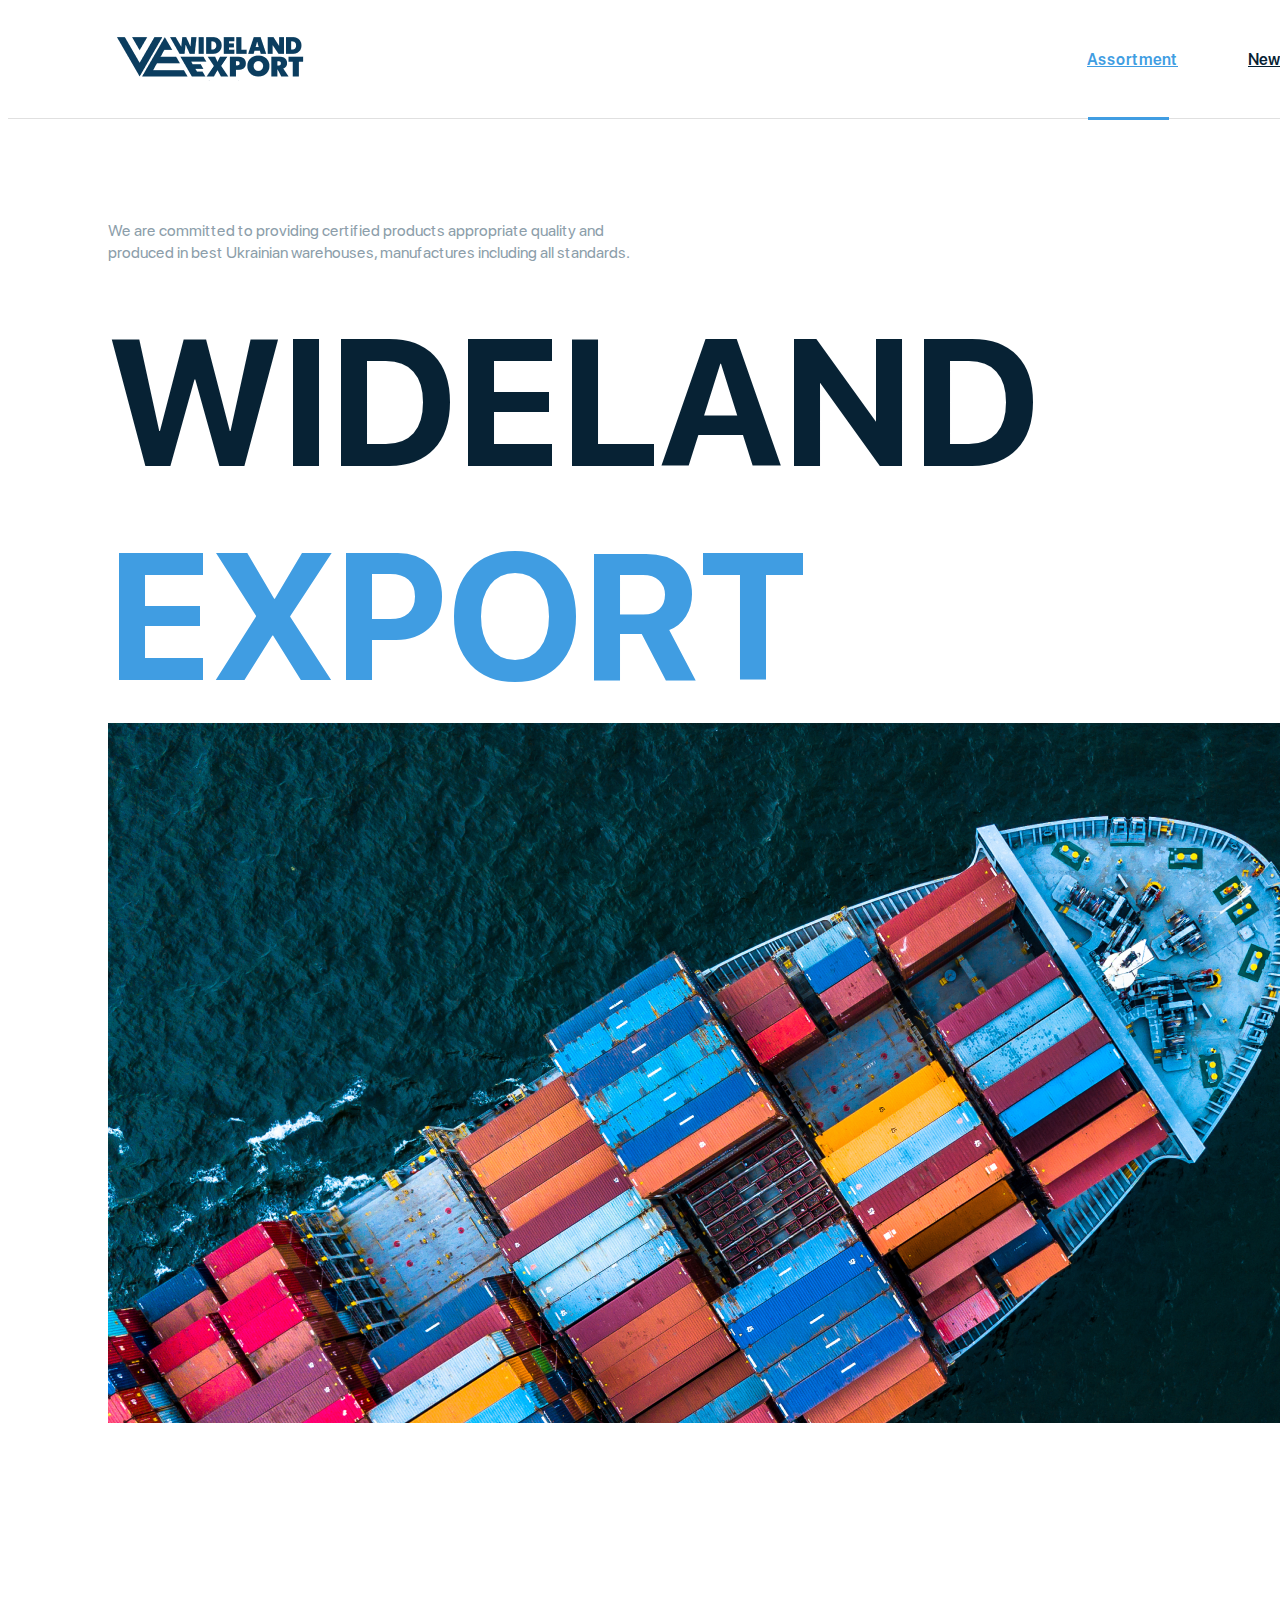
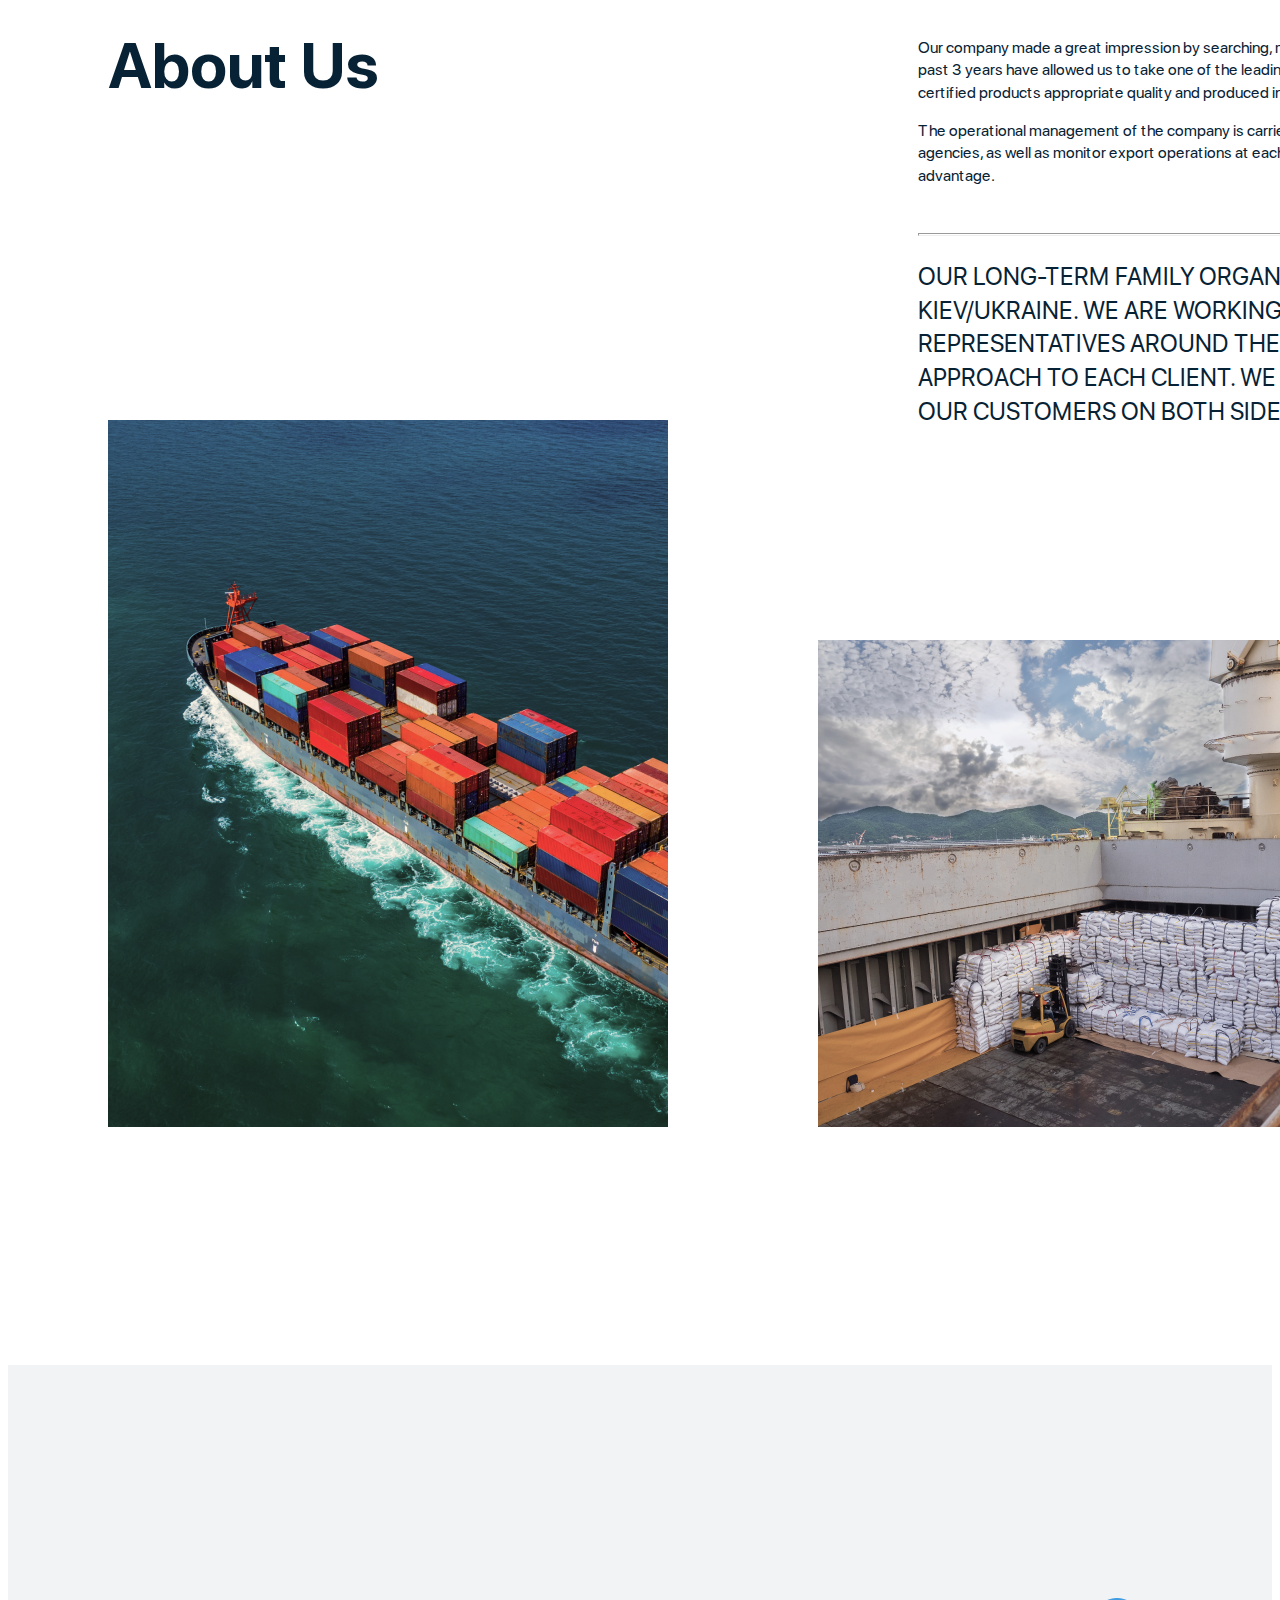
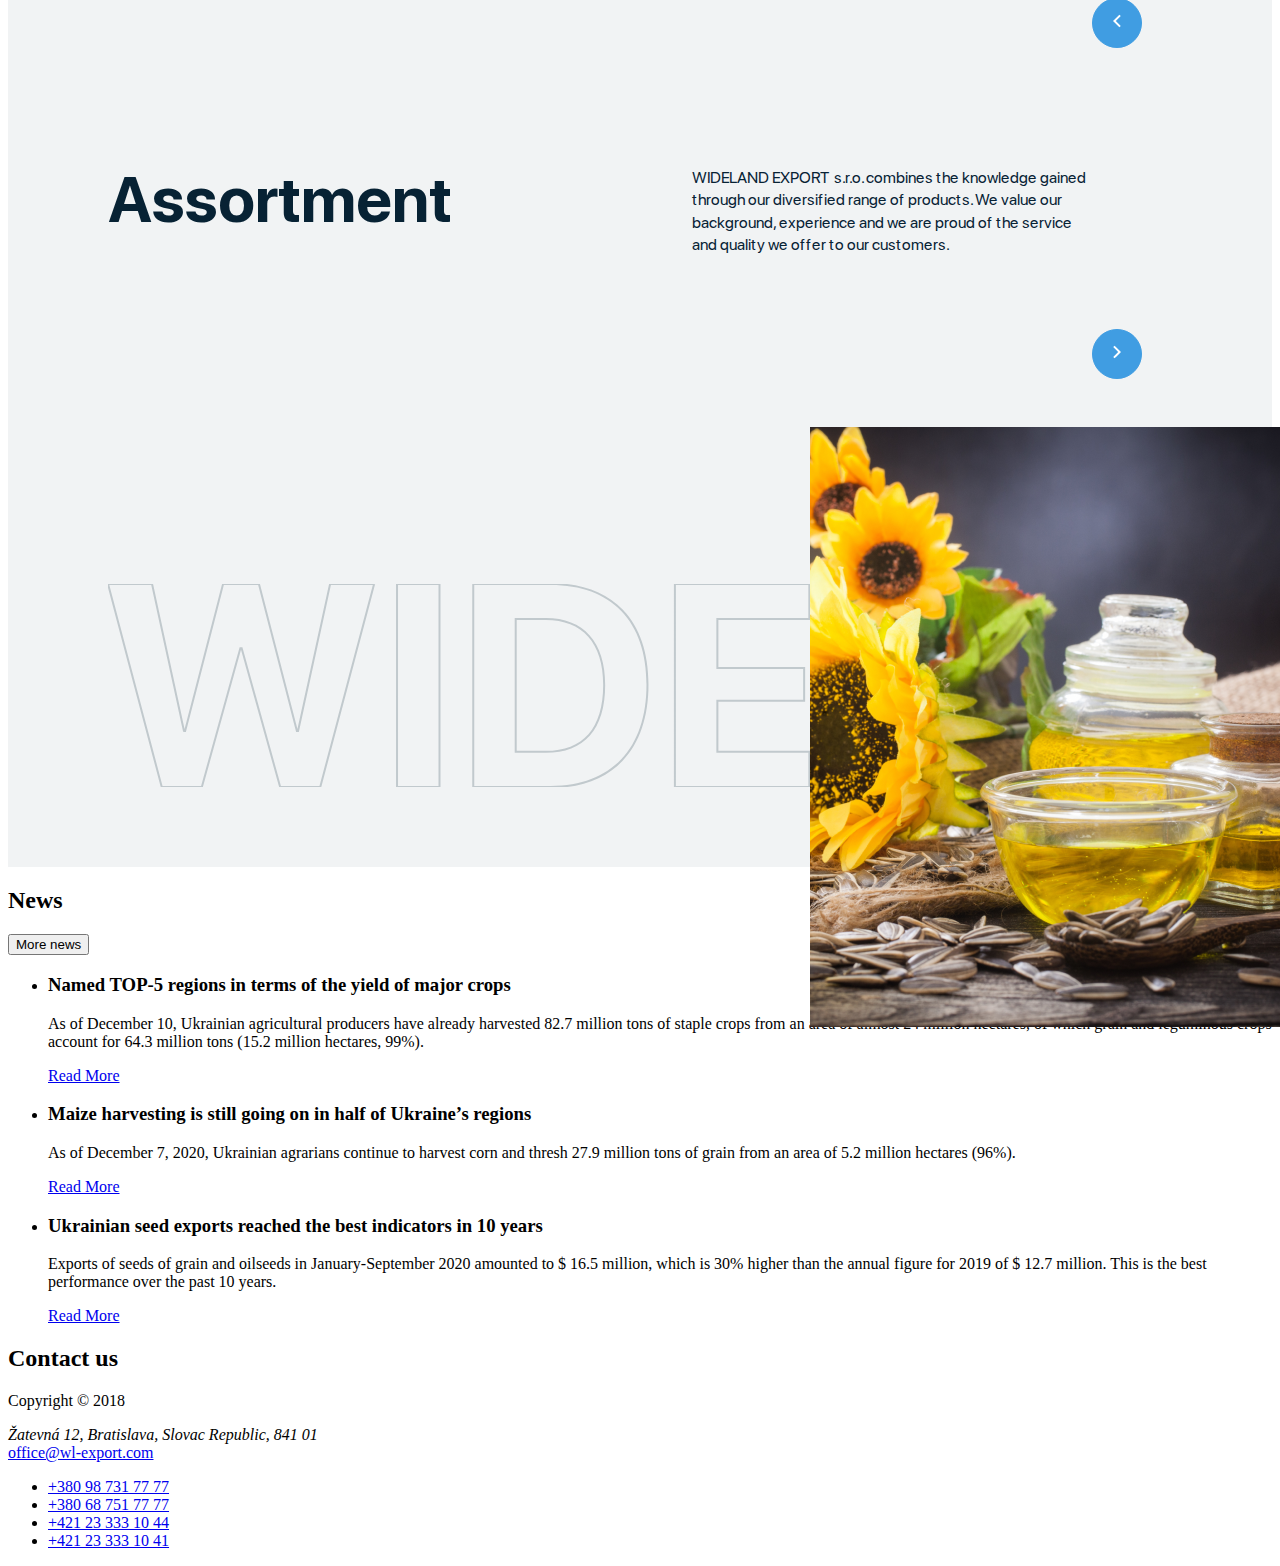
<file: index.html>
<!DOCTYPE html>
<html lang="en">
<head>
    <meta charset="UTF-8">
    <meta http-equiv="X-UA-Compatible" content="IE=edge">
    <meta name="viewport" content="width=device-width, initial-scale=1.0">
    <link rel="stylesheet" href="css/style.css">
    <title>Document</title>
</head>
<body>
    
    <header class="page-header">
        <div class="header-block">
                <a class="logo" href="#">
                    <img src="img/logo-export.png" alt="logo-export">
                </a>
                <nav class="nav">
                    <ul class="nav-list">
                        <li class="nav-element">
                            <a class="nav-link-nav-link-active" href="#">
                                Assortment
                            </a>
                    </li>
                        <li class="nav-element">
                            <a class="nav-link" href="#">
                                News
                            </a>
                    </li>
                        <li class="nav-element">
                            <a class="nav-link-Contact" href="#">
                                Contact
                            </a>
                    </li>
                    </ul>
                </nav>
                <div class="links">
                    <img src="img/meil.svg" alt="meil">
                    <img src="img/facebook.svg" alt="facebook">
                    <img src="img/instagram.svg" alt="instagram">
                </div>
        </div>
    </header>


    <main>
        <section class="export">
            <p class="text">
                We are committed to providing certified products appropriate quality and <br>
                produced in best Ukrainian warehouses, manufactures including all standards.
            </p>
            <div class="block-info">
                <div class="export-product">
                    <h1 class="product">WIDELAND <span class="highight">EXPORT</span> </h1>
                </div>
            
                <ul class="block-tel">
                    <li class="nav-tel">
                        <a class="tel" href="tel:+380 98 731 77 77">+380 98 731 77 77</a>
                    </li>
                    <li class="nav-tel">   
                        <a class="tel" href="tel:+380 68 751 77 77">+380 68 751 77 77</a>
                    </li>
                    <li class="nav-tel">    
                        <a class="tel" href="tel:+421 23 333 10 44">+421 23 333 10 44</a>
                    </li>
                    <li class="nav-tel">    
                        <a class="tel" href="tel:+421 23 333 10 41">+421 23 333 10 41</a>
                    </li>
                </div>
            </div>
            
            <div class="photo-header">
                <img src="img/photo-header.png" alt="photo-header">
            </div>
        </section>
        <section class="acguaintance">
          
            <h2 class="about">About Us</h2>
        
            <p class="heading">
                Our company made a great impression by searching, monitoring, expanding the knowledge base, introducing innovations.
                Investments made over the past 3 years have allowed us to take one of the leading position of the companies to satisfy 
                your requirements. We are committed to providing certified products appropriate quality and produced in best Ukrainian
                warehouses, manufactures including all standards.</p>

            <p class="indent"> The operational management of the company is carried out by a team 
                of professionals who are directly contact with manufacturers and government agencies, as well as monitor export 
                operations at each stage. This approach guarantees the quality of products you can count on with a competitive advantage.
            </p><hr class="line">
            <p class="paragraph">
                Our long-term family organization based in Bratislava/Slovakia and Kiev/Ukraine. We are working to monopolize the company 
                with top-representatives around the world. The main goal is to provide the best approach to each client. We strive to 
                provide world-class services to satisfy our customers on both sides.
            </p>
        
            <section class="cargo">
                <div class="big-photo">
                    <img src="img/shutterstock.png" alt="shutterstock">
                </div>
                <div class="photo-average">
                    <img src="img/cargo.png" alt="cargo">
                </div>
                <div class="small-photo">
                    <img src="img/container.png" alt="container">
                </div>
            </section>
        </section>
   
   
        <section class="assortiment">
                <div class="heading-assortiment">
                    <h2 class="title">Assortment</h2>
                    <p class="about-products">
                        WIDELAND EXPORT s.r.o. combines the knowledge gained through our diversified range of products. We value our background, 
                        experience and we are proud of the service and quality we offer to our customers.
                    </p>
                    <div class="button">
                        <button class="switching-left">
                            <img src="img/Vector-left.svg" alt="vector">
                        </button>
                        <button class="switching">
                            <img src="img/Vector.svg" alt="vector">
                        </button>
                    </div>
                    
                </div>
               
            <div class="photo">
                <div class="production">
                    <img  src="img/butter.png" alt="butter">
                </div>
                
                <div class="production-first">
                        <img  src="img/eggs.png" alt="eggs">
                </div>
            </div>
               
                
        </section>

        <section class="tidings">
                <div class="heading-news">
                    <h2 class="news">News</h2>
                </div>
                <button class="More news">
                    More news
                </button>
        </section> 

        <ul class="regional-data">
            <li class="data">
                <h3 class="news-heading">Named TOP-5 regions in terms of the yield of major crops</h3>
                <p class="news-text"> As of December 10, Ukrainian agricultural producers have already harvested 82.7 million tons of staple crops from 
                        an area of almost 24 million hectares, of which grain and leguminous crops account for 64.3 million tons 
                        (15.2 million hectares, 99%).
                </p>
                <a href="#" class="farther">
                        Read More
                </a>
            </li>
             
            <li class="data">
                <h3 class="news-heading">Maize harvesting is still going on in half of Ukraine’s regions</h3>
                <p class="news-text"> As of December 7, 2020, Ukrainian agrarians continue to harvest corn and thresh 27.9 million tons of grain from 
                        an area of 5.2 million hectares (96%).</p>
                    <a href="#" class="farther">
                            Read More
                    </a>
            </li>
                        
            <li class="data">
                <h3 class="news-heading">Ukrainian seed exports reached the best indicators in 10 years</h3>
                <p class="news-text">Exports of seeds of grain and oilseeds in January-September 2020 amounted to $ 16.5 million, which is 30% higher than 
                        the annual figure for 2019 of $ 12.7 million. This is the best performance over the past 10 years.</p>
                    <a href="#" class="farther">
                            Read More
                    </a>
            </li>
        </ul>
</main>



<footer class="navigation">
    <div class="contact">
        <h2 class="Contact-us">Contact us</h2>
    </div>
    <p class="author">
        Copyright © 2018
    </p>
    <div class="direction">
        <address class="address">Žatevná 12, Bratislava, Slovac Republic, 841 01</address>
        <a class="mail" href="mailto:office@wl-export.com">office@wl-export.com</a>
    </div>
    <ul class="block-tel-footer">
        <li class="nav-tel-footer">
            <a class="tel-footer" href="tel:+380 98 731 77 77">+380 98 731 77 77</a>
        </li> 
        <li class="nav-tel-footer">  
            <a class="tel-footer" href="tel:+380 68 751 77 77">+380 68 751 77 77</a>
        </li> 
        <li class="nav-tel-footer">     
            <a class="tel-footer" href="tel:+421 23 333 10 44">+421 23 333 10 44</a>
        </li> 
        <li class="nav-tel-footer">      
            <a class="tel-footer" href="tel:+421 23 333 10 41">+421 23 333 10 41</a>
        </li>
    </div>
</footer>
</body>
</html>
</file>
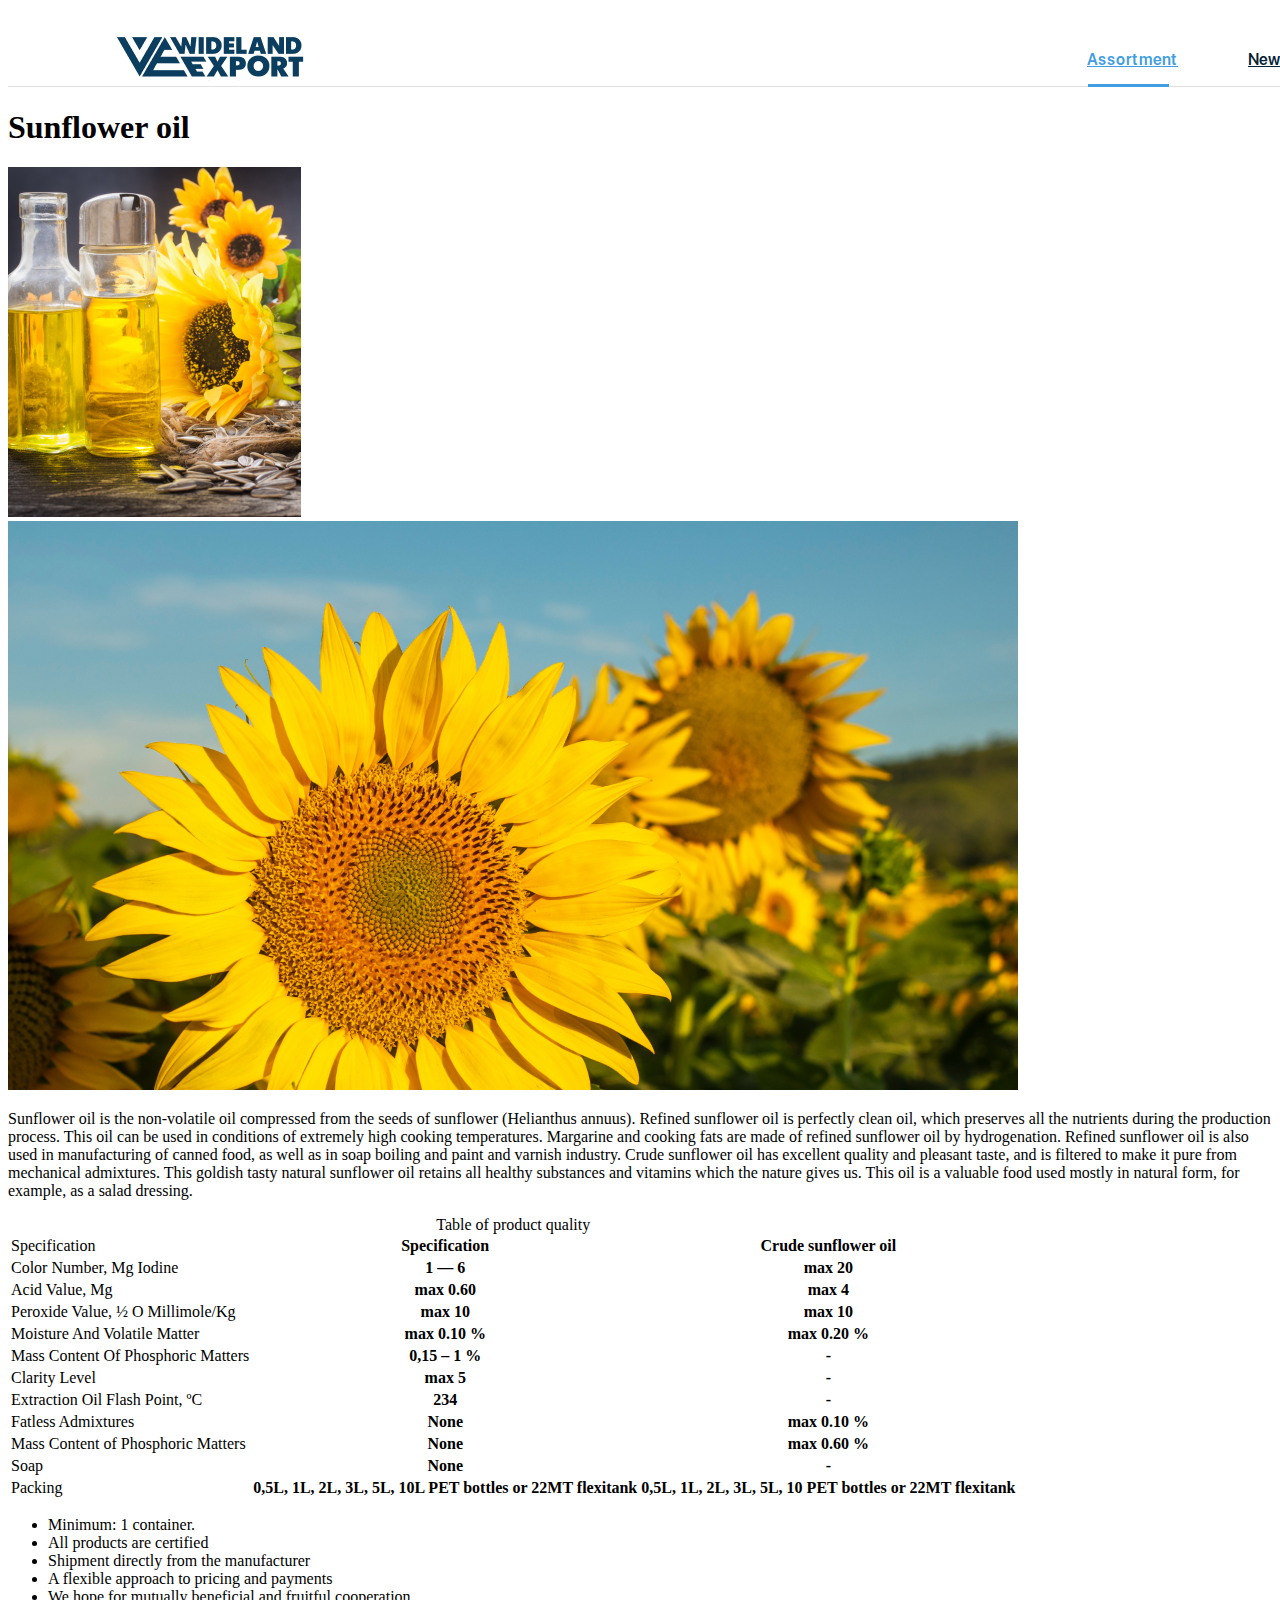
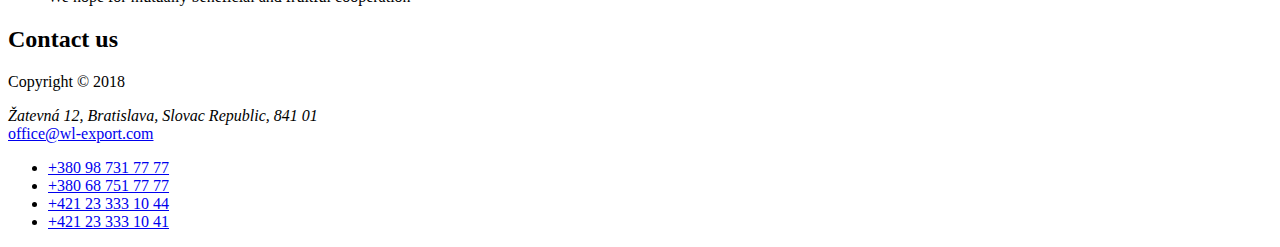
<file: assortiment.html>
<!DOCTYPE html>
<html lang="en">
<head>
    <meta charset="UTF-8">
    <meta http-equiv="X-UA-Compatible" content="IE=edge">
    <meta name="viewport" content="width=device-width, initial-scale=1.0">
    <link rel="stylesheet" href="css/style.css">
    <title>Document</title>
</head>
<body>
    <header class="page-header">
        <div class="header-block">
            <a class="logo" href="#">
                <img src="img/logo-export.png" alt="logo-export">
            </a>
            <nav class="nav">
                <ul class="nav-list">
                    <li class="nav-element">
                        <a class="nav-link-nav-link-active" href="#">
                             Assortment
                        </a>
                 </li>
                    <li class="nav-element">
                        <a class="nav-link" href="#">
                            News
                        </a>
                 </li>
                    <li class="nav-element">
                        <a class="nav-link-Contact" href="#">
                            Contact
                        </a>
                </li>
                </ul>
            </nav>
        </div>
    </header>

    
    
    <main>
        <div class="title-main">
            <h1 class="title-first">Sunflower oil</h1>
        </div>

        <div class="photo-mein">
            <img src="img/oil.png" alt="oil">
            <div class="photo-mein">
                <img src="img/sunflower.png" alt="sunflower">
            </div>
        </div>


    <section class="infi-block">
        <p class="text-mein">
            Sunflower oil is the non-volatile oil compressed from the seeds of sunflower (Helianthus annuus).

            Refined sunflower oil is perfectly clean oil, which preserves all the nutrients during the production process. 
            This oil can be used in conditions of extremely high cooking temperatures. Margarine and cooking fats are made of 
            refined sunflower oil by hydrogenation. Refined sunflower oil is also used in manufacturing of canned food, as well 
            as in soap boiling and paint and varnish industry.
            
            Crude sunflower oil has excellent quality and pleasant taste, and is filtered to make it pure from mechanical 
            admixtures. This goldish tasty natural sunflower oil retains all healthy substances and vitamins which the nature 
            gives us. This oil is a valuable food used mostly in natural form, for example, as a salad dressing.
        </p>

            <table class="production-table">
            <caption class="product-specification">Table of product quality</caption>
            <tr class="quality-table">
                <td class="table">Specification</td>
                <th class="product-quality">Specification</th>
                <th class="products">Crude sunflower oil</th>
            </tr>
            <tr class="quality-table">
                <td class="table">Color Number, Mg Iodine</td>
                <th class="product-quality">1 — 6</th>
                <th class="products">max 20</th>
            </tr>
            <tr class="quality-table">
                <td class="table">Acid Value, Mg</td>
                <th class="product-quality">max 0.60</th>
                <th class="products">max 4</th>
            </tr>
            <tr class="quality-table">
                <td class="table">Peroxide Value, ½ O Millimole/Kg</td>
                <th class="product-quality">max 10</th>
                <th class="products">max 10</th>
            </tr>
            <tr class="quality-table">
                <td class="table">Moisture And Volatile Matter</td>
                <th class="product-quality">max 0.10 %</th>
                <th class="products">max 0.20 %</th>
            </tr>
            <tr class="quality-table">
                <td class="table">Mass Content Of Phosphoric Matters</td>
                <th class="product-quality">0,15 – 1 %</th>
                <th class="products">-</th>
            </tr>
            <tr class="quality-table">
                <td class="table">Clarity Level</td>
                <th class="product-quality">max 5</th>
                <th class="products">-</th>
            </tr>
            <tr class="quality-table">
                <td class="table">Extraction Oil Flash Point, ºC</td>
                <th class="product-quality">234</th>
                <th class="products">-</th>
            </tr>
            <tr class="quality-table">
                <td class="table">Fatless Admixtures</td>
                <th class="product-quality">None</th>
                <th class="products">max 0.10 %</th>
            </tr>
            <tr class="quality-table">
                <td class="table">Mass Content of Phosphoric Matters</td>
                <th class="product-quality">None</th>
                <th class="products">max 0.60 %</th>
            </tr>
            <tr class="quality-table">
                <td class="table">Soap</td>
                <th class="product-quality">None</th>
                <th class="products">-</th>
            </tr>
            <tr class="quality-table">
                <td class="table">Packing</td>
                <th class="product-quality">0,5L, 1L, 2L, 3L, 5L, 10L PET bottles or 22MT flexitank</th>
                <th class="products">0,5L, 1L, 2L, 3L, 5L, 10 PET bottles or 22MT flexitank</th>
            </tr>
            </table>

       

            <ul class="scroll">
                <li class="suggestions">Minimum: 1 container.</li>
                <li class="suggestions">All products are certified</li>
                <li class="suggestions">Shipment directly from the manufacturer</li>
                <li class="suggestions">A flexible approach to pricing and payments</li>
                <li class="suggestions">We hope for mutually beneficial and fruitful cooperation</li>
            </ul>
    </section>
    </main>



    <footer class="navigation">
        <div class="contact">
            <h2 class="Contact-us">Contact us</h2>
        </div>
        <p class="author">
            Copyright © 2018
        </p>
        <div class="direction">
            <address class="address">Žatevná 12, Bratislava, Slovac Republic, 841 01</address>
            <a class="mail" href="office@wl-export.com">office@wl-export.com</a>
        </div>
        <ul class="block-tel-footer">
            <li class="nav-tel-footer">
                <a class="tel-footer" href="tel:+380 98 731 77 77">+380 98 731 77 77</a>
            </li>
            <li class="nav-tel-footer">    
                <a class="tel-footer" href="tel:+380 68 751 77 77">+380 68 751 77 77</a>
            </li>
            <li class="nav-tel-footer">    
                <a class="tel-footer" href="tel:+421 23 333 10 44">+421 23 333 10 44</a>
            </li>
            <li class="nav-tel-footer">   
                <a class="tel-footer" href="tel:+421 23 333 10 41">+421 23 333 10 41</a>
            </li>
        </div>
    </footer>

</body>
</html>
</file>
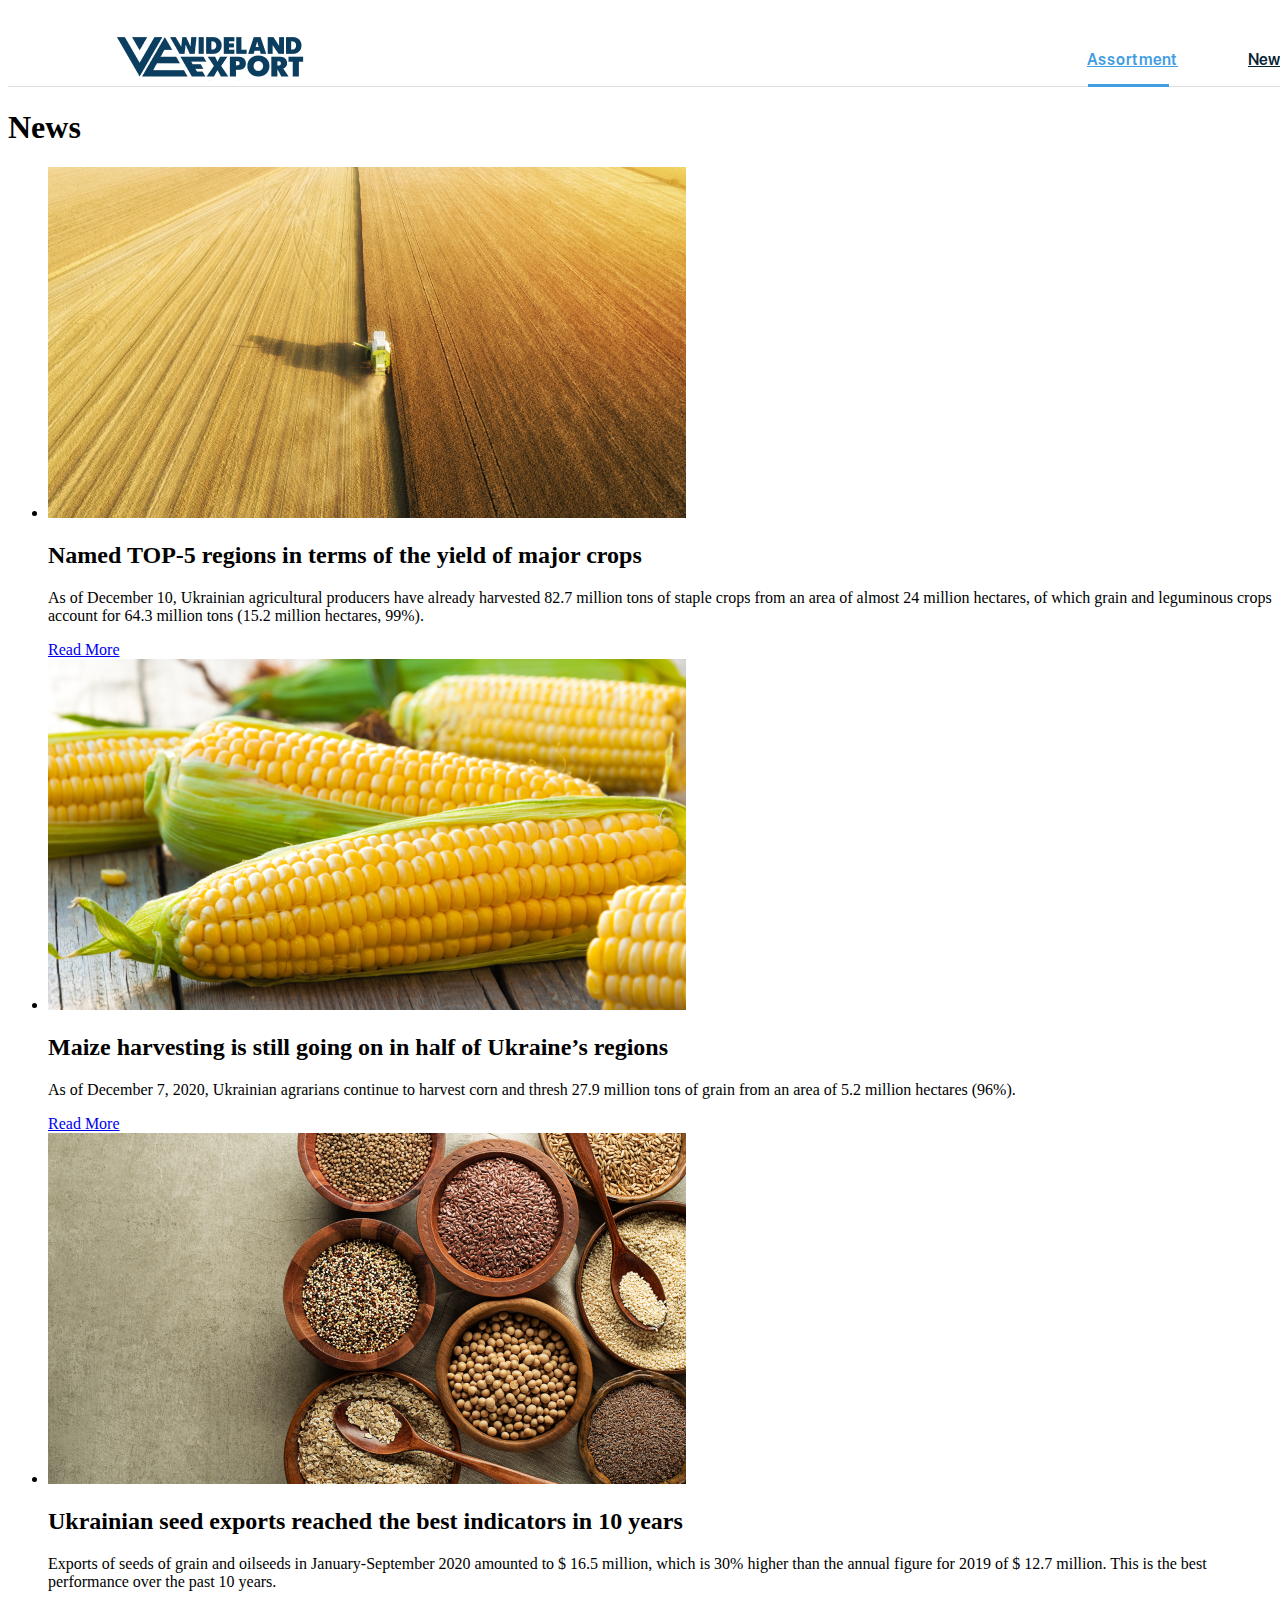
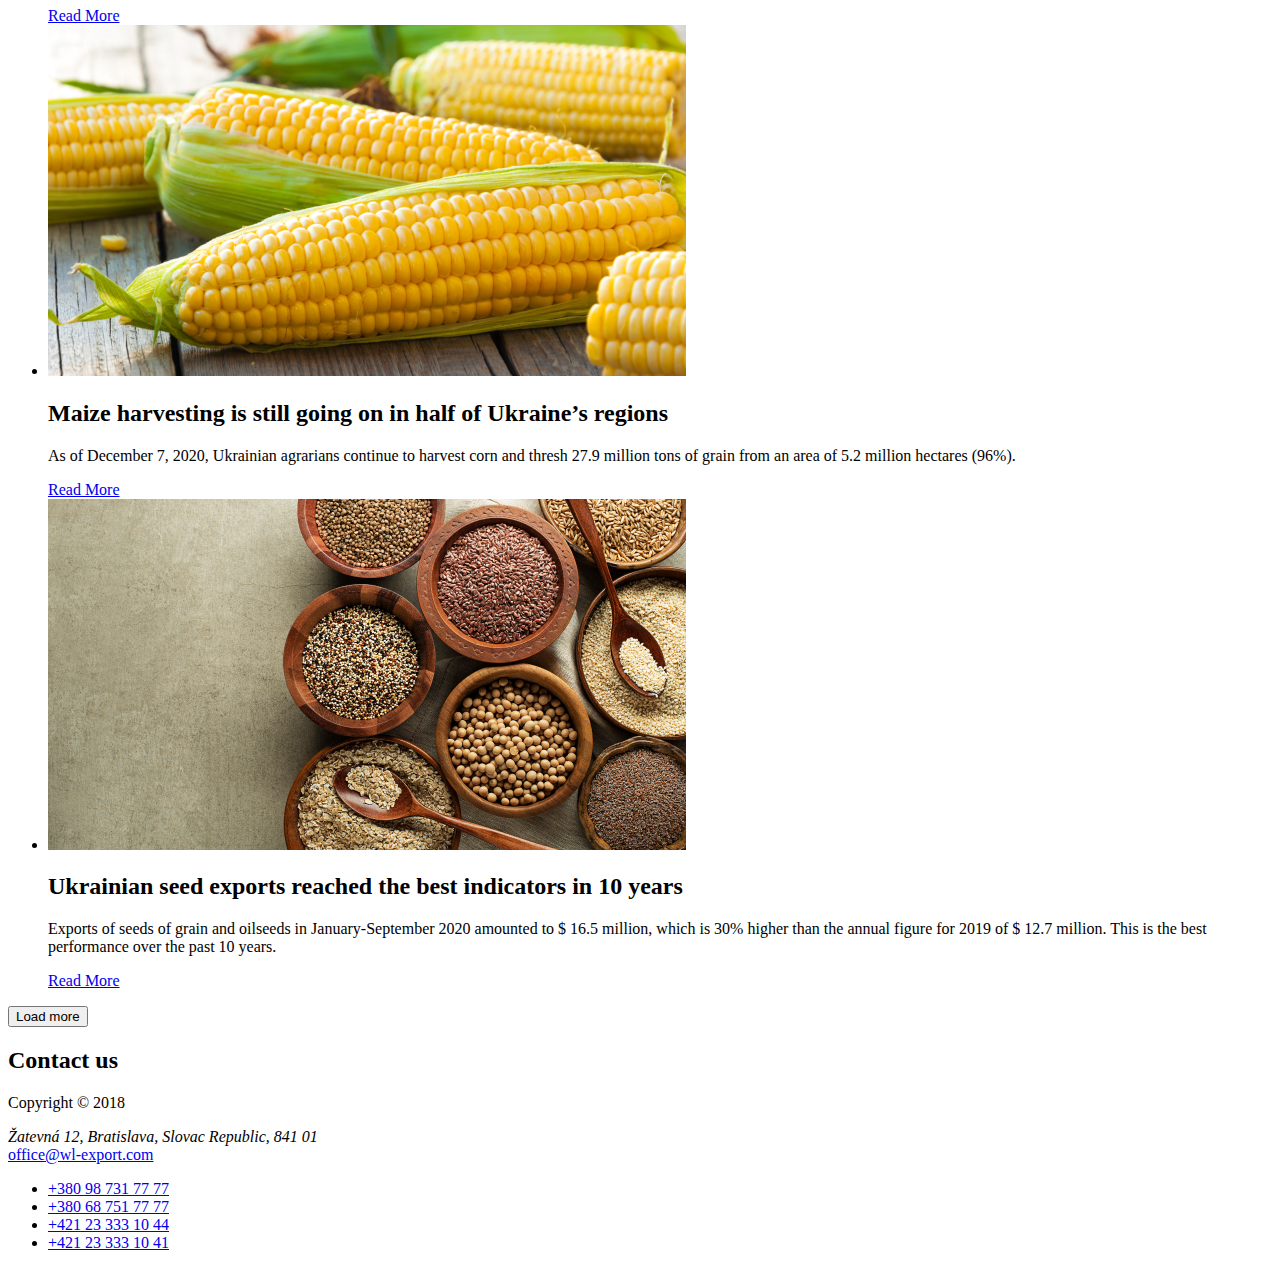
<file: news.html>
<!DOCTYPE html>
<html lang="en">
<head>
    <meta charset="UTF-8">
    <meta http-equiv="X-UA-Compatible" content="IE=edge">
    <meta name="viewport" content="width=device-width, initial-scale=1.0">
    <link rel="stylesheet" href="css/style.css">
    <title>Document</title>
</head>
<body>
    <header class="page-header">
        <div class="header-block">
            <a class="logo" href="#">
                <img src="img/logo-export.png" alt="logo-export">
            </a>
            <nav class="nav">
                <ul class="nav-list">
                    <li class="nav-element">
                        <a class="nav-link-nav-link-active" href="#">
                             Assortment
                        </a>
                 </li>
                    <li class="nav-element">
                        <a class="nav-link" href="#">
                            News
                        </a>
                 </li>
                    <li class="nav-element">
                        <a class="nav-link-Contact" href="#">
                            Contact
                        </a>
                </li>
                </ul>
            </nav>
        </div>
    </header>



  <main class="content">
        <section class="photo-content">
            <div class="news">
                <h1 class="news-title">News</h1>
            </div>
            <ul class="news-market">
                <li class="market">
                    <div class="photo-gallery">
                        <img src="img/field.jpg" alt="field">
                    </div>
                    <div class="informational-description">
                        <h2 class="market-heading">Named TOP-5 regions in terms of the yield of major crops</h2>
                        <p class="market-news">As of December 10, Ukrainian agricultural producers have already harvested 82.7 million 
                            tons of staple crops from an area of almost 24 million hectares, of which grain and leguminous crops account 
                            for 64.3 million tons (15.2 million hectares, 99%).
                        </p>
                        <a href="#" class="button-farther">
                            Read More
                        </a>
                    </div>
                
                </li>
        
                <li class="market">
                    <div class="photo-gallery">
                        <img src="img/corn.jpg" alt="corn">  
                    </div>
                    <div class="informational-description">
                        <h2 class="market-heading">Maize harvesting is still going on in half of Ukraine’s regions</h2>
                        <p class="market-news">As of December 7, 2020, Ukrainian agrarians continue to harvest corn and thresh 27.9 million 
                            tons of grain from an area of 5.2 million hectares (96%).
                        </p>
                        <a href="#" class="button-farther">
                            Read More
                        </a>
                    </div>
                
                </li>
        
                <li class="market">
                    <div class="photo-gallery">
                        <img src="img/spices.jpg" alt="spices">
                    </div>
                    <div class="informational-description">
                        <h2 class="market-heading">Ukrainian seed exports reached the best indicators in 10 years</h2>
                        <p class="market-news">Exports of seeds of grain and oilseeds in January-September 2020 amounted to $ 16.5 million, 
                            which is 30% higher than the annual figure for 2019 of $ 12.7 million. This is the best performance over the past 10 years.
                        </p>
                        <a href="#" class="button-farther">
                            Read More
                        </a>
                    </div>
                
                </li>
        
                <li class="market">
                    <div class="photo-gallery">
                        <img src="img/corn.jpg" alt="corn">
                    </div>
                    <div class="informational-description">
                        <h2 class="market-heading">Maize harvesting is still going on in half of Ukraine’s regions</h2>
                        <p class="market-news">As of December 7, 2020, Ukrainian agrarians continue to harvest corn and thresh 27.9 million tons 
                            of grain from an area of 5.2 million hectares (96%).
                        </p>
                        <a href="#" class="button-farther">
                            Read More
                        </a>
                    </div>
                
                </li>
        
                <li class="market">
                    <div class="photo-gallery">
                        <img src="img/spices.jpg" alt="spices">
                    </div>
                    <div class="informational-description">
                        <h2 class="market-heading">Ukrainian seed exports reached the best indicators in 10 years</h2>
                        <p class="market-news">Exports of seeds of grain and oilseeds in January-September 2020 amounted to $ 16.5 million, 
                            which is 30% higher than the annual figure for 2019 of $ 12.7 million. This is the best performance over the past 10 years.
                        </p>
                        <a href="#" class="button-farther">
                            Read More
                        </a>
                    </div>
                
                </li>
        </section> 
    </main>

    

<footer class="navigation">

    <button class="blu">
        Load more
    </button>

    <div class="contact">
        <h2 class="Contact-us">Contact us</h2>
    </div>
    <p class="author">
        Copyright © 2018
    </p>

    <div class="direction">
        <address class="address">Žatevná 12, Bratislava, Slovac Republic, 841 01</address>
        <a class="mail" href="office@wl-export.com">office@wl-export.com</a>
    </div>

    <ul class="block-tel-footer">
        <li class="nav-tel-footer">
            <a class="tel-footer" href="tel:+380 98 731 77 77">+380 98 731 77 77</a>
        </li> 
        <li class="nav-tel-footer"> 
            <a class="tel-footer" href="tel:+380 68 751 77 77">+380 68 751 77 77</a>
        </li> 
        <li class="nav-tel-footer">    
            <a class="tel-footer" href="tel:+421 23 333 10 44">+421 23 333 10 44</a>
        </li> 
        <li class="nav-tel-footer">    
            <a class="tel-footer" href="tel:+421 23 333 10 41">+421 23 333 10 41</a>
        </li>
    </div>
</footer>




</body>
</html>
</file>
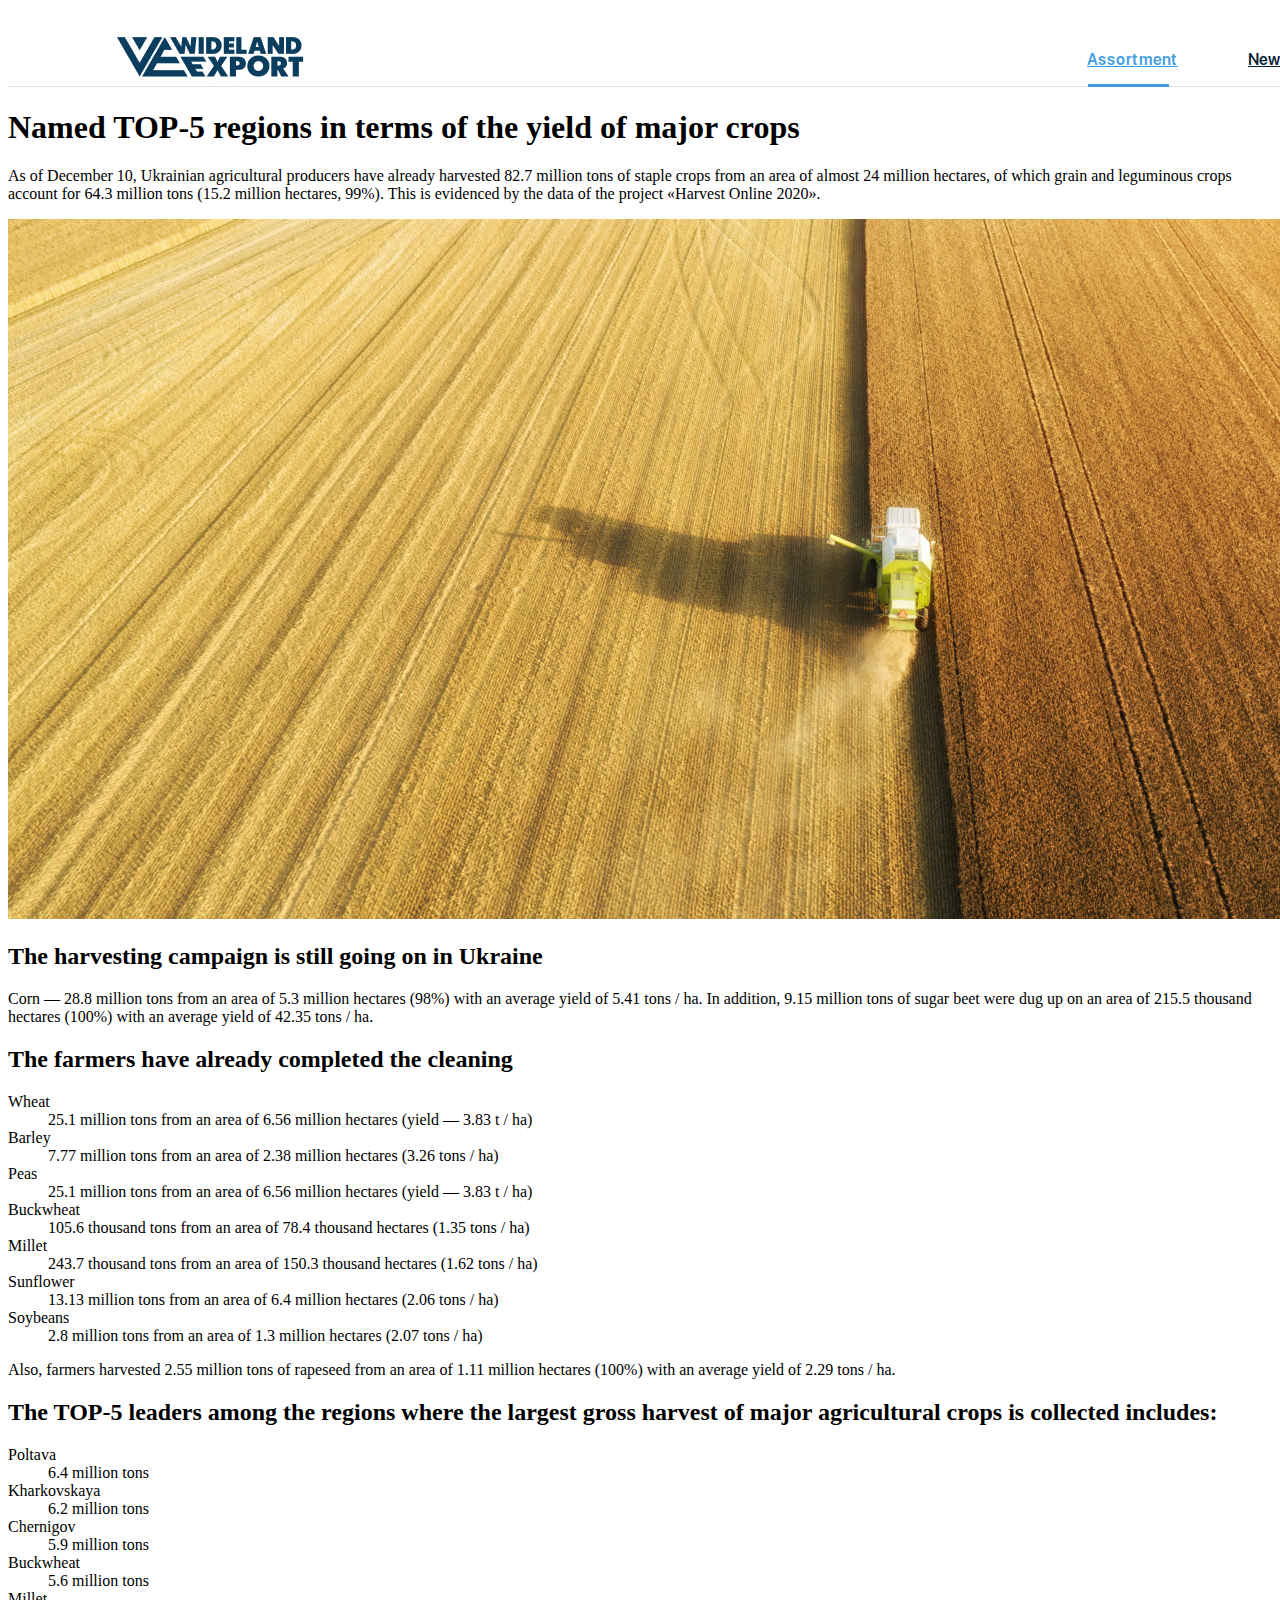
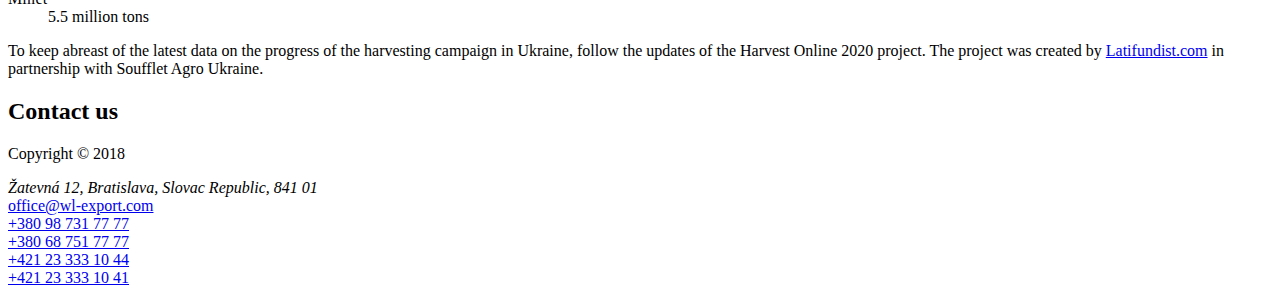
<file: text-page.html>
<!DOCTYPE html>
<html lang="en">
<head>
    <meta charset="UTF-8">
    <meta http-equiv="X-UA-Compatible" content="IE=edge">
    <meta name="viewport" content="width=device-width, initial-scale=1.0">
    <link rel="stylesheet" href="css/style.css">
    <title>Document</title>
</head>
<body>
    <header class="page-header">
        <div class="header-block">
            <a class="logo" href="#">
                <img src="img/logo-export.png" alt="logo-export">
            </a>
            <nav class="nav">
                <ul class="nav-list">
                    <li class="nav-element">
                        <a class="nav-link-nav-link-active" href="#">
                             Assortment
                        </a>
                 </li>
                    <li class="nav-element">
                        <a class="nav-link" href="#">
                            News
                        </a>
                 </li>
                    <li class="nav-element">
                        <a class="nav-link-Contact" href="#">
                            Contact
                        </a>
                </li>
                </ul>
            </nav>
        </div>
    </header>



    <main>
        <section class="farmers-news">
        <div class="info-title">
            <h1 class="page-title">Named TOP-5 regions in terms of the yield of major crops</h1>
            <p class="text-description">
                As of December 10, Ukrainian agricultural producers have already harvested 82.7 million tons of staple crops from an area 
                of almost 24 million hectares, of which grain and leguminous crops account for 64.3 million tons (15.2 million hectares, 99%). 
                This is evidenced by the data of the project «Harvest Online 2020».
            </p>
        </div>

            <div class="picture">
                <img src="img/harvest.jpg" alt="harvest">
            </div>  
        <div class="main-part">

            <div class="info-info">
                <h2 class="title-text">The harvesting campaign is still going on in Ukraine</h2>
            </div>
            <p class="information">
                Corn — 28.8 million tons from an area of 5.3 million hectares (98%) with an average yield of 5.41 tons / ha. In addition,
                9.15 million tons of sugar beet were dug up on an area of 215.5 thousand hectares (100%) with an average yield of 42.35 tons / ha.
            </p>



            <div class="info-info">
                <h2 class="title-text">The farmers have already completed the cleaning</h2>
            </div>
            <dl class="list">

            <div class="description">
                <dt class="list-cereals">Wheat</dt>
                <dd class="group-list">25.1 million tons from an area of 6.56 million hectares (yield — 3.83 t / ha)</dd>
            </div>
            

            <div class="description">
                <dt class="list-cereals">Barley</dt>
                <dd class="group-list">7.77 million tons from an area of 2.38 million hectares (3.26 tons / ha)</dd>
            </div>


            <div class="description">
                <dt class="list-cereals">Peas</dt>
                <dd class="group-list">25.1 million tons from an area of 6.56 million hectares (yield — 3.83 t / ha)</dd>
            </div>


            <div class="description">
                <dt class="list-cereals">Buckwheat</dt>
                <dd class="group-list">105.6 thousand tons from an area of 78.4 thousand hectares (1.35 tons / ha)</dd>
            </div>
            
            
            <div class="description">
                <dt class="list-cereals">Millet</dt>
                <dd class="group-list">243.7 thousand tons from an area of 150.3 thousand hectares (1.62 tons / ha)</dd>
            </div>
            
        
            <div class="description">
                <dt class="list-cereals">Sunflower</dt>
                <dd class="group-list">13.13 million tons from an area of 6.4 million hectares (2.06 tons / ha)</dd>
            </div>

            
            <div class="description">
                <dt class="list-cereals">Soybeans</dt>
                <dd class="group-list">2.8 million tons from an area of 1.3 million hectares (2.07 tons / ha)</dd>
                </div>
            </dl>

            <p class="information">
                Also, farmers harvested 2.55 million tons of rapeseed from an area of 1.11 million hectares (100%) with an average
                yield of 2.29 tons / ha.
            </p>



            <div class="info-info">
                <h2 class="title-text">The TOP‑5 leaders among the regions where the largest gross harvest of major agricultural 
                                    crops is collected includes:</h2>
            </div>

            <div class="top-leaders">
                <dl class="list">
                <div class="description">
                    <dt class="list-cereals">Poltava</dt>
                    <dd class="group-list">6.4 million tons</dd>
                </div>


                <div class="description">
                    <dt class="list-cereals">Kharkovskaya</dt>
                    <dd class="group-list">6.2 million tons</dd>
                </div>
            
            
                <div class="description">
                    <dt class="list-cereals">Chernigov</dt>
                    <dd class="group-list">5.9 million tons</dd>
                </div>
            
            
                <div class="description">
                    <dt class="list-cereals">Buckwheat</dt>
                    <dd class="group-list">5.6 million tons</dd>
                </div>

            
                <div class="description">
                    <dt class="list-cereals">Millet</dt>
                    <dd class="group-list">5.5 million tons</dd>
                </div>
            </div>

            <p class="information">
                To keep abreast of the latest data on the progress of the harvesting campaign in Ukraine, follow the updates of the 
                Harvest Online 2020 project. The project was created by <a href="#" class="allocated">Latifundist.com</a>  in partnership with Soufflet Agro Ukraine.
            </p>
   
        </div>
       
    </section>
    </main>



    <footer class="navigation">
        <div class="contact">
            <h2 class="Contact-us">Contact us</h2>
        </div>
        <p class="author">
            Copyright © 2018
        </p>
        <div class="direction">
            <address class="address">Žatevná 12, Bratislava, Slovac Republic, 841 01</address>
            <a class="mail" href="office@wl-export.com">office@wl-export.com</a>
        </div>
        <ui class="block-tel-footer">
            <li class="nav-tel-footer">
                <a class="tel-footer" href="tel:+380 98 731 77 77">+380 98 731 77 77</a>
            </li>
            <li class="nav-tel-footer">   
                <a class="tel-footer" href="tel:+380 68 751 77 77">+380 68 751 77 77</a>
            </li>
            <li class="nav-tel-footer">   
                <a class="tel-footer" href="tel:+421 23 333 10 44">+421 23 333 10 44</a>
            </li>
            <li class="nav-tel-footer">    
                <a class="tel-footer" href="tel:+421 23 333 10 41">+421 23 333 10 41</a>
            </li>
        </div>
    </footer>
</body>
</html>
</file>
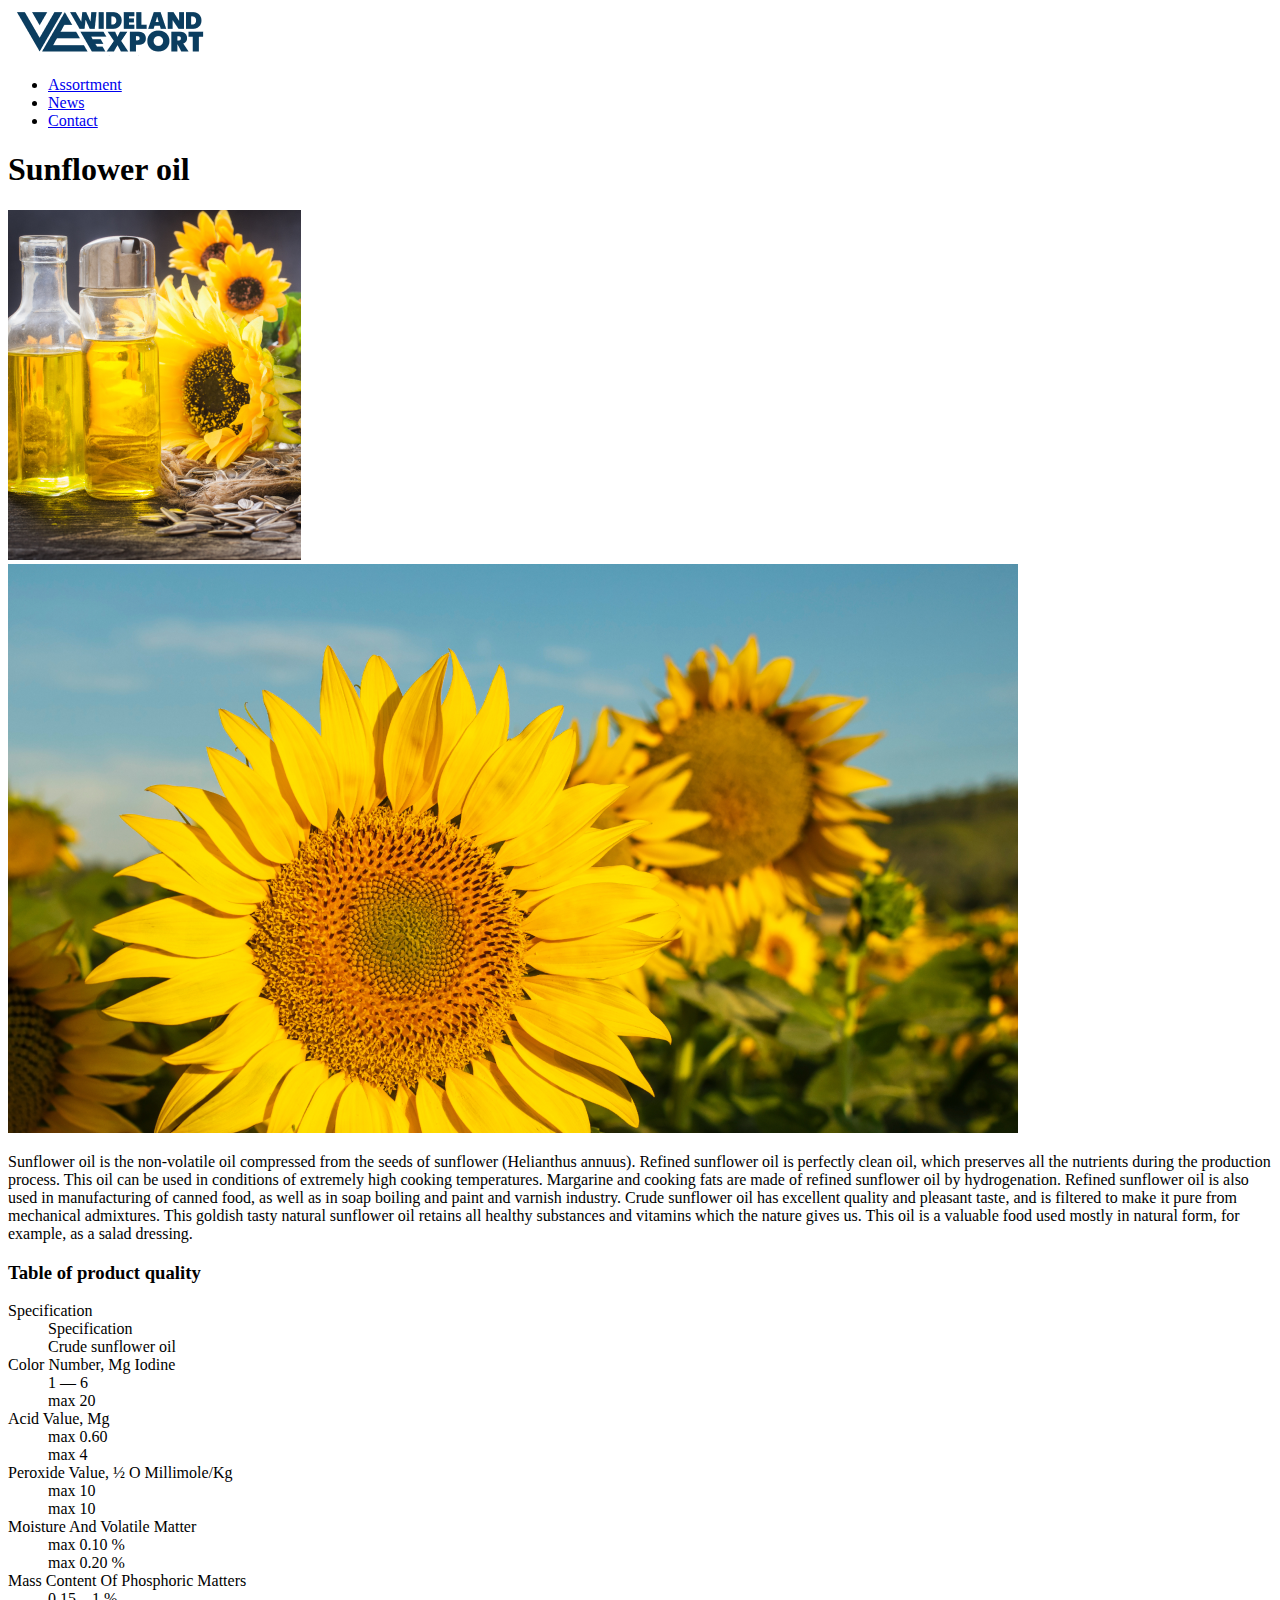
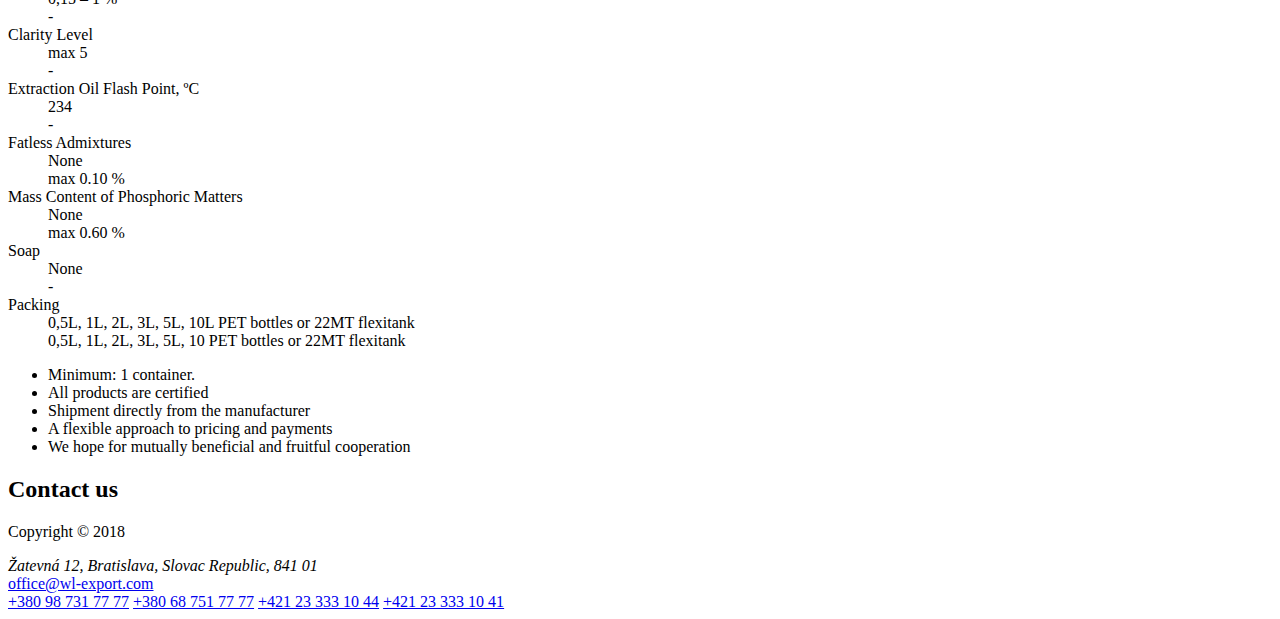
<file: img/assortiment.html>
<!DOCTYPE html>
<html lang="en">
<head>
    <meta charset="UTF-8">
    <meta http-equiv="X-UA-Compatible" content="IE=edge">
    <meta name="viewport" content="width=device-width, initial-scale=1.0">
    <title>Document</title>
</head>
<body>
    <header class="page-header">
        <div class="header-block">
            <a class="logo" href="#">
                <img src="./logo-export.png" alt="logo-export">
            </a>
            <nav class="nav">
                <ul class="nav-list">
                    <li class="nav-element">
                        <a class="nav-link nav-link-active" href="#">
                             Assortment
                        </a>
                 </li>
                    <li class="nav-element">
                        <a class="nav-link" href="#">
                            News
                        </a>
                 </li>
                    <li class="nav-element">
                        <a class="nav-link" href="#">
                            Contact
                        </a>
                </li>
                </ul>
            </nav>
        </div>
    </header>
    
    <main>
        <div class="title-main">
            <h1 class="title-first">Sunflower oil</h1>
        </div>
        <div class="photo-mein">
            <img src="./oil.png" alt="oil">
        </div>
        <div class="photo-mein">
            <img src="./sunflower.png" alt="sunflower">
        </div>
            <p class="text-mein">
                Sunflower oil is the non‐volatile oil compressed from the seeds of sunflower (Helianthus annuus).

                Refined sunflower oil is perfectly clean oil, which preserves all the nutrients during the production process. 
                This oil can be used in conditions of extremely high cooking temperatures. Margarine and cooking fats are made of 
                refined sunflower oil by hydrogenation. Refined sunflower oil is also used in manufacturing of canned food, as well 
                as in soap boiling and paint and varnish industry.
                
                Crude sunflower oil has excellent quality and pleasant taste, and is filtered to make it pure from mechanical 
                admixtures. This goldish tasty natural sunflower oil retains all healthy substances and vitamins which the nature 
                gives us. This oil is a valuable food used mostly in natural form, for example, as a salad dressing.
            </p>
            <div class="production-table">
                <h3 class="table-text">Table of product quality</h3>
            </div>
        <dl class="product-list">
            <div class="product-specification">
                <dt class="quality-table">Specification</dt>
                <dd class="quality">Specification</dd>
                <dd class="product-quality">Crude sunflower oil</dd>
            </div>


            <div class="table">
                <dt class="specification">Color Number, Mg Iodine</dt>
                <dd class="products">1 — 6</dd>
                <dd class="quality-products">max 20</dd>
            </div>
            <div class="table">
                <dt class="specification">Acid Value, Mg</dt>
                <dd class="products">max 0.60</dd>
                <dd class="quality-products">max 4</dd>
            </div>
            <div class="table">
                <dt class="specification">Peroxide Value, ½ O Millimole/Kg</dt>
                <dd class="products">max 10</dd>
                <dd class="quality-products">max 10</dd>
            </div>
            <div class="table">
                <dt class="specification">Moisture And Volatile Matter</dt>
                <dd class="products">max 0.10 %</dd>
                <dd class="quality-products">max 0.20 %</dd>
            </div>
            <div class="table">
                <dt class="specification">Mass Content Of Phosphoric Matters</dt>
                <dd class="products">0,15 – 1 %</dd>
                <dd class="quality-products">-</dd>
            </div>
            <div class="table">
                <dt class="specification">Clarity Level</dt>
                <dd class="products">max 5</dd>
                <dd class="quality-products">-</dd>
            </div>
            <div class="table">
                <dt class="specification">Extraction Oil Flash Point, ºC</dt>
                <dd class="products">234</dd>
                <dd class="quality-products">-</dd>
            </div>
            <div class="table">
                <dt class="specification">Fatless Admixtures</dt>
                <dd class="products">None</dd>
                <dd class="quality-products">max 0.10 %</dd>
            </div>
            <div class="table">
                <dt class="specification">Mass Content of Phosphoric Matters</dt>
                <dd class="products">None</dd>
                <dd class="quality-products">max 0.60 %</dd>
            </div>
            <div class="table">
                <dt class="specification">Soap</dt>
                <dd class="products">None</dd>
                <dd class="quality-products">-</dd>
            </div>
            <div class="table">
                <dt class="specification">Packing</dt>
                <dd class="products">0,5L, 1L, 2L, 3L, 5L, 10L PET bottles or 22MT flexitank</dd>
                <dd class="quality-products">0,5L, 1L, 2L, 3L, 5L, 10 PET bottles or 22MT flexitank</dd>
            </div>
        </dl>
        <ul class="scroll">
            <li class="suggestions">Minimum: 1 container.</li>
            <li class="suggestions">All products are certified</li>
            <li class="suggestions">Shipment directly from the manufacturer</li>
            <li class="suggestions">A flexible approach to pricing and payments</li>
            <li class="suggestions">We hope for mutually beneficial and fruitful cooperation</li>
        </ul>
 </main>
 <footer class="navigation">
    <div class="contact">
        <h2 class="Contact-us">Contact us</h2>
    </div>
    <p class="author">
        Copyright © 2018
    </p>
    <div class="direction">
        <address class="address">Žatevná 12, Bratislava, Slovac Republic, 841 01</address>
        <a class="mail" href="office@wl-export.com">office@wl-export.com</a>
    </div>
    <div class="block-tel">
        <li class="nav-tel">
            <a class="tel" href="tel:+380 98 731 77 77">+380 98 731 77 77</a>
            <a class="tel" href="tel:+380 68 751 77 77">+380 68 751 77 77</a>
            <a class="tel" href="tel:+421 23 333 10 44">+421 23 333 10 44</a>
            <a class="tel" href="tel:+421 23 333 10 41">+421 23 333 10 41</a>
        </li>
    </div>
</footer>

</body>
</html>
</file>
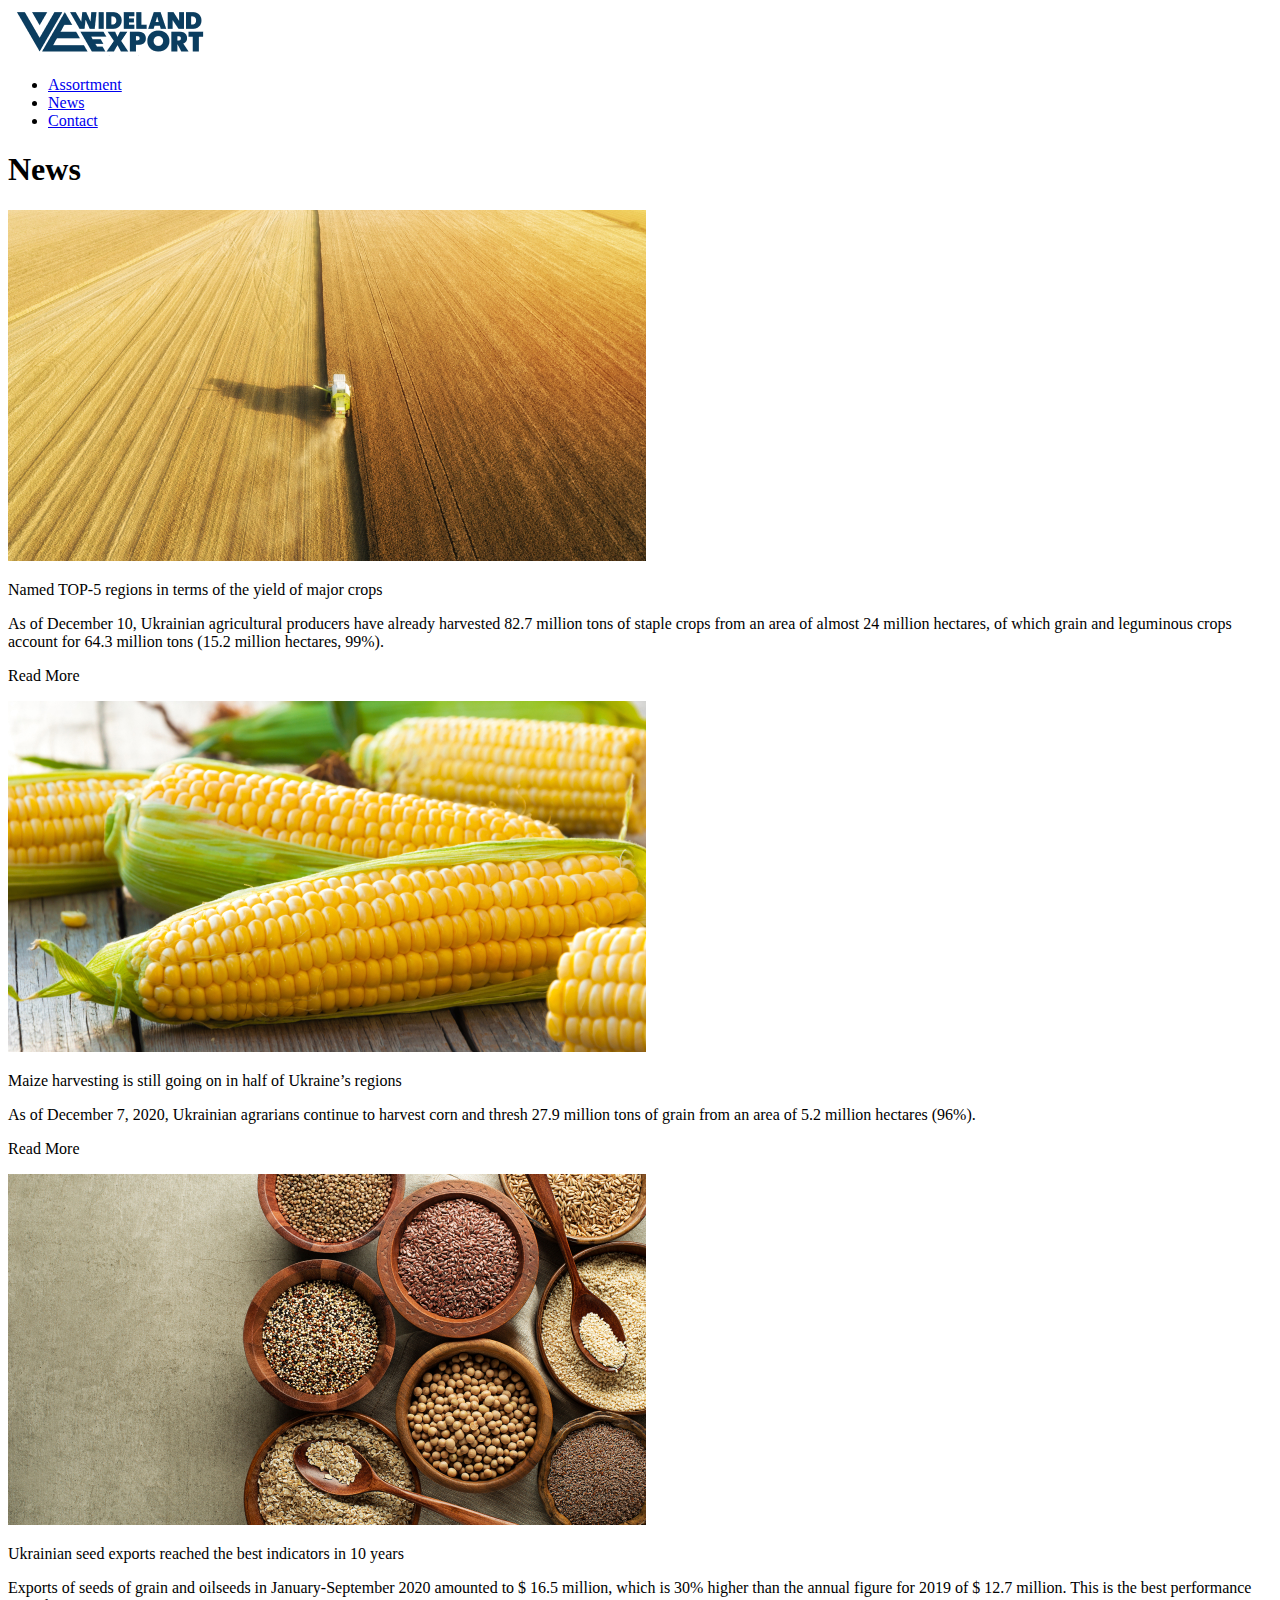
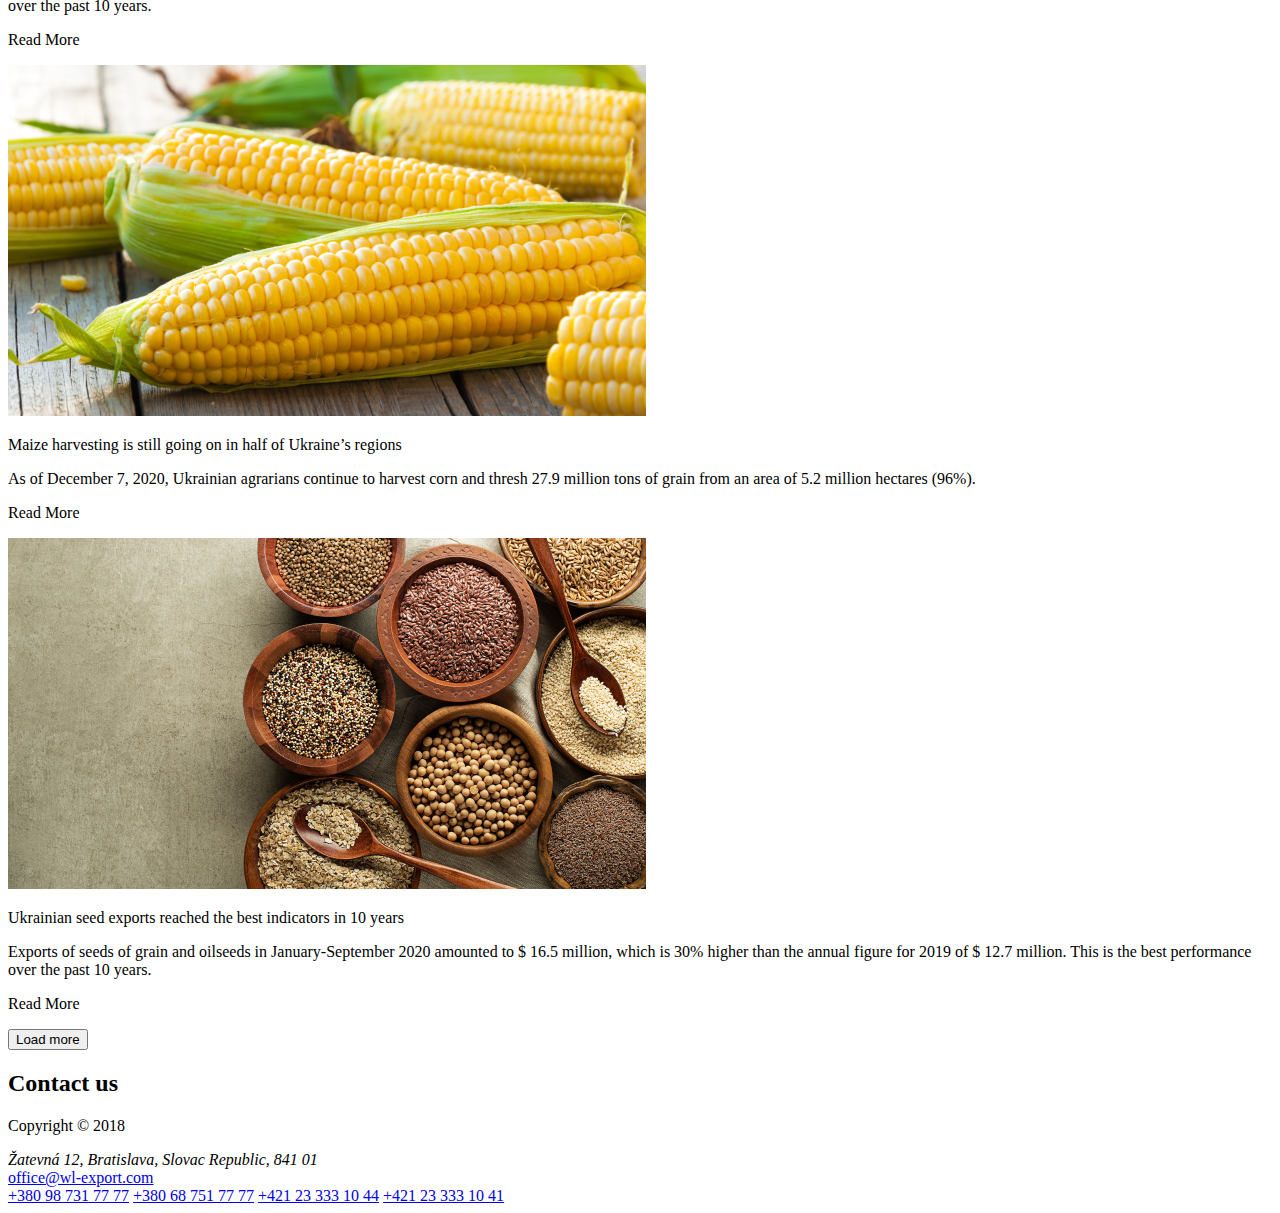
<file: img/news.html>
<!DOCTYPE html>
<html lang="en">
<head>
    <meta charset="UTF-8">
    <meta http-equiv="X-UA-Compatible" content="IE=edge">
    <meta name="viewport" content="width=device-width, initial-scale=1.0">
    <title>Document</title>
</head>
<body>

    <header class="page-header">
        <div class="header-block">
            <a class="logo" href="#">
                <img src="./logo-export.png" alt="logo-export">
            </a>
            <nav class="nav">
                <ul class="nav-list">
                    <li class="nav-element">
                        <a class="nav-link nav-link-active" href="#">
                             Assortment
                        </a>
                 </li>
                    <li class="nav-element">
                        <a class="nav-link" href="#">
                            News
                        </a>
                 </li>
                    <li class="nav-element">
                        <a class="nav-link" href="#">
                            Contact
                        </a>
                </li>
                </ul>
            </nav>
        </div>
    </header>
    <main class="content">
       <div class="news">
            <h1 class="news-title">News</h1>
       </div>
       <div class="photo-gallery">
                <img src="./field.jpg" alt="field">
       </div>
            <p class="paragraph-text">
                Named TOP-5 regions in terms of the yield of major crops
            </p>
            <p class="text">
                As of December 10, Ukrainian agricultural producers have already harvested 82.7 million tons of staple crops 
                from an area of almost 24 million hectares, of which grain and leguminous crops account for 64.3 million tons 
                (15.2 million hectares, 99%).
            </p>
            <p class="next">
                Read More
            </p>
        <div class="photo-gallery">
            <img src="./corn.jpg" alt="corn">  
        </div>
            <p class="paragraph-text">
                Maize harvesting is still going on in half of Ukraine’s regions
            </p>
            <p class="text">
                As of December 7, 2020, Ukrainian agrarians continue to harvest corn and thresh 27.9 million tons of grain from 
                an area of 5.2 million hectares (96%).
            </p>
            <p class="next">
                Read More
            </p>
            <div class="photo-gallery">
                <img src="./spices.jpg" alt="spices">
            </div>
            <p class="paragraph-text">
                Ukrainian seed exports reached the best indicators in 10 years
            </p>
            <p class="text">
                Exports of seeds of grain and oilseeds in January‐September 2020 amounted to $ 16.5 million, which is 30% higher than 
                the annual figure for 2019 of $ 12.7 million. This is the best performance over the past 10 years.
            </p>
            <p class="next">
                Read More
            </p>
            <div class="photo-gallery">
                <img src="./corn.jpg" alt="corn">
            </div>
            <p class="paragraph-text">
                Maize harvesting is still going on in half of Ukraine’s regions
            </p>
            <p class="text">
                As of December 7, 2020, Ukrainian agrarians continue to harvest corn and thresh 27.9 million tons of grain from an
                 area of 5.2 million hectares (96%).
            </p>
            <p class="next">
                Read More
            </p>
            <div class="photo-gallery">
                <img src="./spices.jpg" alt="spices">
            </div>
            <p class="paragraph-text">
                Ukrainian seed exports reached the best indicators in 10 years
            </p>
            <p class="text">
                Exports of seeds of grain and oilseeds in January‐September 2020 amounted to $ 16.5 million, which is 30% higher than 
                the annual figure for 2019 of $ 12.7 million. This is the best performance over the past 10 years.
            </p>
            <p class="next">
                Read More
            </p>
            <button class="blu">
                Load more
            </button>
            
</main>
<footer class="navigation">
    <div class="contact">
        <h2 class="Contact-us">Contact us</h2>
    </div>
    <p class="author">
        Copyright © 2018
    </p>
    <div class="direction">
        <address class="address">Žatevná 12, Bratislava, Slovac Republic, 841 01</address>
        <a class="mail" href="office@wl-export.com">office@wl-export.com</a>
    </div>
    <div class="block-tel">
        <li class="nav-tel">
            <a class="tel" href="tel:+380 98 731 77 77">+380 98 731 77 77</a>
            <a class="tel" href="tel:+380 68 751 77 77">+380 68 751 77 77</a>
            <a class="tel" href="tel:+421 23 333 10 44">+421 23 333 10 44</a>
            <a class="tel" href="tel:+421 23 333 10 41">+421 23 333 10 41</a>
        </li>
    </div>
</footer>




</body>
</html>
</file>
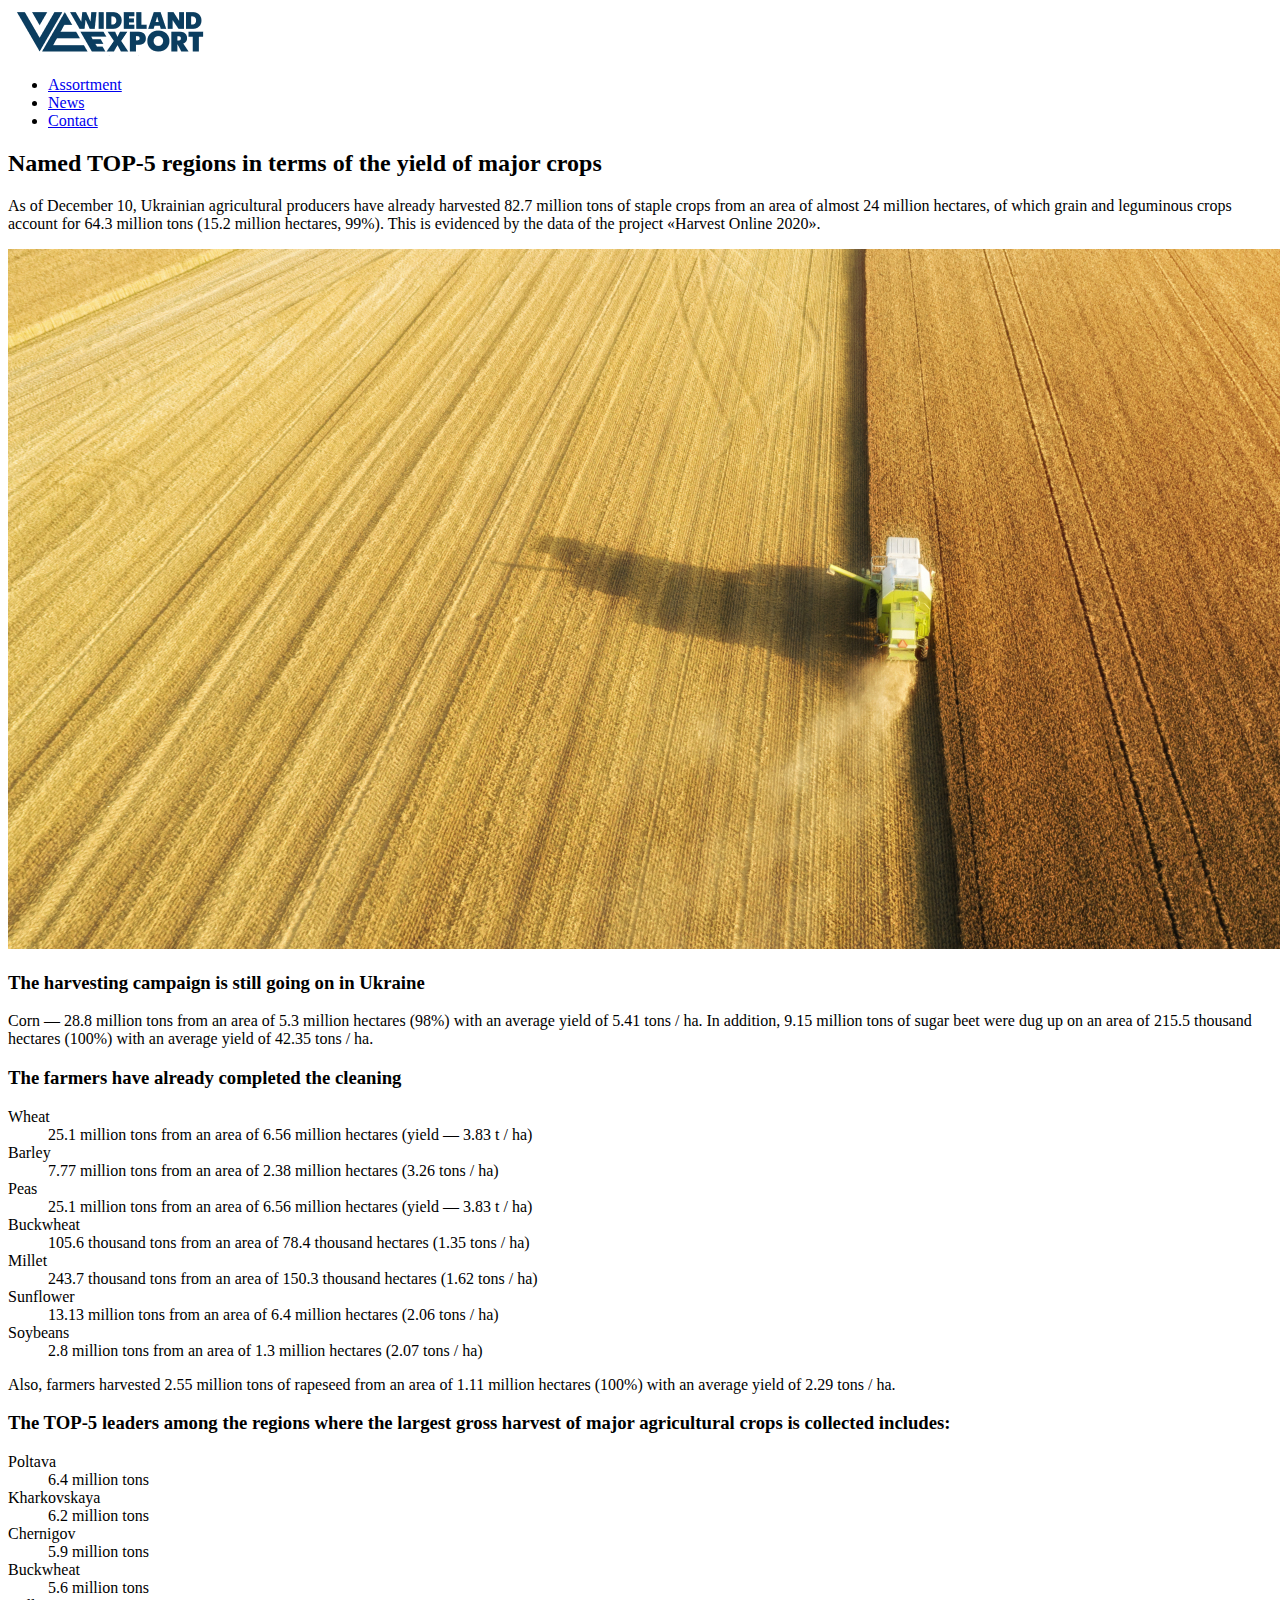
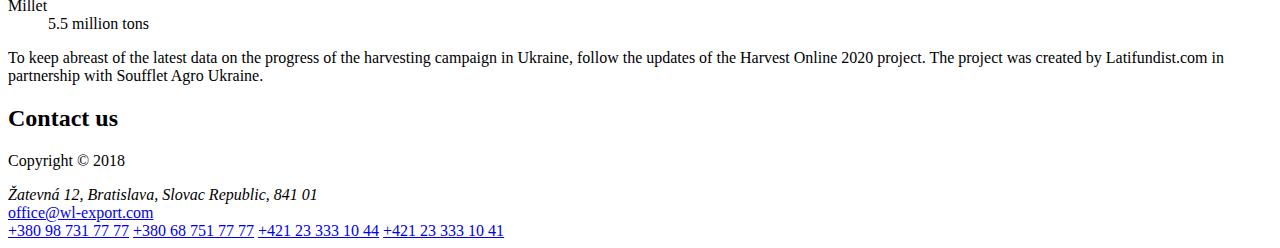
<file: img/text.page.html>
<!DOCTYPE html>
<html lang="en">
<head>
    <meta charset="UTF-8">
    <meta http-equiv="X-UA-Compatible" content="IE=edge">
    <meta name="viewport" content="width=device-width, initial-scale=1.0">
    <title>Document</title>
</head>
<body>

    <header class="page-header">
        <div class="header-block">
            <a class="logo" href="#">
                <img src="./logo-export.png" alt="logo-export">
            </a>
            <nav class="nav">
                <ul class="nav-list">
                    <li class="nav-element">
                        <a class="nav-link nav-link-active" href="#">
                             Assortment
                        </a>
                 </li>
                    <li class="nav-element">
                        <a class="nav-link" href="#">
                            News
                        </a>
                 </li>
                    <li class="nav-element">
                        <a class="nav-link" href="#">
                            Contact
                        </a>
                </li>
                </ul>
            </nav>
        </div>
    </header>
    <main>
            <div class="info-title">
                <h2 class="page-title">Named TOP-5 regions in terms of the yield of major crops</h2>
            </div>
                <p class="text-description">
                    As of December 10, Ukrainian agricultural producers have already harvested 82.7 million tons of staple crops from an area 
                    of almost 24 million hectares, of which grain and leguminous crops account for 64.3 million tons (15.2 million hectares, 99%). 
                    This is evidenced by the data of the project «Harvest Online 2020».
                </p>
            <div class="picture">
                <img src="./harvest.jpg" alt="harvest">
            </div>
            <div class="info-info">
                <h3 class="title-text">The harvesting campaign is still going on in Ukraine</h3>
            </div>
                <p class="information">
                    Corn — 28.8 million tons from an area of 5.3 million hectares (98%) with an average yield of 5.41 tons / ha. In addition,
                    9.15 million tons of sugar beet were dug up on an area of 215.5 thousand hectares (100%) with an average yield of 42.35 tons / ha.
                </p>



            <div class="info-info">
                <h3 class="title-text">The farmers have already completed the cleaning</h3>
            </div>

        <dl class="list">
                <div class="description">
                    <dt class="list-cereals">Wheat</dt>
                    <dd class="group-list">25.1 million tons from an area of 6.56 million hectares (yield — 3.83 t / ha)</dd>
                </div>
            
        
                <div class="description">
                    <dt class="list-cereals">Barley</dt>
                    <dd class="group-list">7.77 million tons from an area of 2.38 million hectares (3.26 tons / ha)</dd>
                </div>
        
        
                <div class="description">
                    <dt class="list-cereals">Peas</dt>
                    <dd class="group-list">25.1 million tons from an area of 6.56 million hectares (yield — 3.83 t / ha)</dd>
                </div>
        
        
                <div class="description">
                    <dt class="list-cereals">Buckwheat</dt>
                    <dd class="group-list">105.6 thousand tons from an area of 78.4 thousand hectares (1.35 tons / ha)</dd>
                </div>
            
            
                <div class="description">
                    <dt class="list-cereals">Millet</dt>
                    <dd class="group-list">243.7 thousand tons from an area of 150.3 thousand hectares (1.62 tons / ha)</dd>
                </div>
            
            
                <div class="description">
                    <dt class="list-cereals">Sunflower</dt>
                    <dd class="group-list">13.13 million tons from an area of 6.4 million hectares (2.06 tons / ha)</dd>
                </div>
        
            
                <div class="description">
                    <dt class="list-cereals">Soybeans</dt>
                    <dd class="group-list">2.8 million tons from an area of 1.3 million hectares (2.07 tons / ha)</dd>
                </div>
        </dl>
                <p class="information">
                    Also, farmers harvested 2.55 million tons of rapeseed from an area of 1.11 million hectares (100%) with an average
                    yield of 2.29 tons / ha.
                </p>



                <div class="info-info">
                    <h3 class="title-text">The TOP‑5 leaders among the regions where the largest gross harvest of major agricultural 
                                        crops is collected includes:</h3>
                </div>

        <dl class="list">
                <div class="description">
                    <dt class="list-cereals">Poltava</dt>
                    <dd class="group-list">6.4 million tons</dd>
                </div>
        
        
                <div class="description">
                    <dt class="list-cereals">Kharkovskaya</dt>
                    <dd class="group-list">6.2 million tons</dd>
                </div>
            
            
                <div class="description">
                    <dt class="list-cereals">Chernigov</dt>
                    <dd class="group-list">5.9 million tons</dd>
                </div>
            
            
                <div class="description">
                    <dt class="list-cereals">Buckwheat</dt>
                    <dd class="group-list">5.6 million tons</dd>
                </div>
        
            
                <div class="description">
                    <dt class="list-cereals">Millet</dt>
                    <dd class="group-list">5.5 million tons</dd>
                </div>
            </dl>
            <p class="information">
                To keep abreast of the latest data on the progress of the harvesting campaign in Ukraine, follow the updates of the 
                Harvest Online 2020 project. The project was created by Latifundist.com in partnership with Soufflet Agro Ukraine.
            </p>
        </dl>
    </main>
    <footer class="navigation">
        <div class="contact">
            <h2 class="Contact-us">Contact us</h2>
        </div>
        <p class="author">
            Copyright © 2018
        </p>
        <div class="direction">
            <address class="address">Žatevná 12, Bratislava, Slovac Republic, 841 01</address>
            <a class="mail" href="office@wl-export.com">office@wl-export.com</a>
        </div>
        <div class="block-tel">
            <li class="nav-tel">
                <a class="tel" href="tel:+380 98 731 77 77">+380 98 731 77 77</a>
                <a class="tel" href="tel:+380 68 751 77 77">+380 68 751 77 77</a>
                <a class="tel" href="tel:+421 23 333 10 44">+421 23 333 10 44</a>
                <a class="tel" href="tel:+421 23 333 10 41">+421 23 333 10 41</a>
            </li>
        </div>
    </footer>
</body>
</html>
</file>
<file: css/style.css>
@font-face {
    font-family: "SF PRO DISPLAY";
    src: url("../fonts/SFPRODISPLAY-BLACK.TTF");
    font-weight: 900;
    font-style: normal;
}

@font-face {
    font-family: "SF PRO DISPLAY";
    src: url("../fonts/SFPRODISPLAY-BOLD.TTF");
    font-weight: 700;
    font-style: normal;
}


@font-face {
    font-family: "SF PRO DISPLAYY";
    src: url("../fonts/SFPRODISPLAY-LIGHT.TTF");
    font-weight: 300;
    font-style: normal;
}

@font-face {
    font-family: "SF PRO DISPLAY";
    src: url("../fonts/SFPRODISPLAY-MEDIUM.TTF");
    font-weight: 500;
    font-style: normal;
}

@font-face {
    font-family: "SF PRO DISPLAY";
    src: url("../fonts/SFPRODISPLAY-REGULAR.TTF");
    font-weight: 400;
    font-style: normal;
}

@font-face {
    font-family: "SF PRO DISPLAY";
    src: url("../fonts/SFPRODISPLAY-SEMIBOLD.TTF");
    font-weight: 600;
    font-style: normal;
}

@font-face {
    font-family: "SF PRO DISPLAY";
    src: url("../fonts/SFPRODISPLAY-THINITALIC.TTF");
    font-weight: 100;
    font-style: normal;
}

@font-face {
    font-family: "SF PRO DISPLAY";
    src: url("../fonts/SFPRODISPLAY-ULTRALIGHT.TTF");
    font-weight: 200;
    font-style: normal;
}



.body {
    margin: 0;
    padding: 0;
    
}

.header-block {
    margin-top: 33px;
    margin-left: 100px;
    display: flex;
   
    
}

.nav-list {
    display: flex;
    justify-content: space-between;
    list-style-type: none;
   
}

.nav-link-nav-link-active {
    display: flex;
    font-family: "SF Pro Display";
    font-style: normal;
    font-weight: 600;
    font-size: 16px;
    line-height: 140%;
    color: #409DE2;
    padding-left: 735px;

        
}


.nav-link-nav-link-active::before {
    position: absolute;
    left: 1080px;
    right: 32.5%;
   
    bottom: 0%;
    background: #409DE2;
    content: "";
    width: 81px;
    height: 3px;
}


.nav-link {
    display: flex;
    font-family: "SF Pro Display";
    font-style: normal;
    font-weight: 600;
    font-size: 16px;
    line-height: 140%;
    color: #072234;
    padding-left: 70px;

}

.nav-link-Contact {
    display: flex;
    font-family: "SF Pro Display";
    font-style: normal;
    font-weight: 600;
    font-size: 16px;
    line-height: 140%;
    color: #072234;
    padding-left: 71px; 
}

.links {
    display: block;
    padding-left: 200px;
    padding-top: 15px;
   
 
}


.page-header::before {
    position: absolute;
    left: 0%;
    right: 0%;
    top: 97.3%;
    bottom: 1.35%;
    background: #E0E0E0;
    content: "";
    width: 1720px;
    height: 1px;
  
   
}

.page-header {
    position: relative;   
}

.block-info {
    display: flex;
    justify-content: space-between;
    box-sizing: border-box;
   
    
}

.export {
 margin: 100px;  
}

.text {
    font-family: "SF Pro Display";
    font-style: normal;
    font-weight: normal;
    font-size: 16px;
    line-height: 140%;
    color: #8C9EAA;
    margin-bottom: 30px;
  

}
.product {
    margin: 0px;
}
.export-product {
    
    font-family: "SF Pro Display";
    font-style: normal;
    font-weight: bold;
    font-size: 90px;
    color: #072234;
 
  
}

.highight {
    color: #409DE2
    
}

.tel {

    font-family: "SF Pro Display";
    font-style: normal;
    font-weight: 500;
    font-size: 16px;
    line-height: 140%;
    color: #072234;
   
  

   
}


.block-tel {
    
    list-style-type: none;
    width: 100%;
    align-items: flex-end;
    padding: 200px;
    padding-bottom: 20px;
   
  

  
}

.nav-tel {
   
  
    list-style-type: none;
    width: 100%;
    align-items: flex-end;
    margin-left: 250px;
  
}


.acguaintance {
    margin-left: 100px;
    margin-right: 100px;
    
   
}

.about {
    font-family: "SF Pro Display";
    font-style: normal;
    font-weight: bold;
    font-size: 64px;
    line-height: 90%;
    color: #072234;
    margin: 0 auto;
    float: left;
    
  

    

}

.heading {
    font-family: "SF Pro Display";
    font-style: normal;
    font-weight: normal;
    font-size: 16px;
    line-height: 140%;
    color: #072234;
    padding-left: 810px;
    margin-top: 210px;
    width: 1020px;
      
    
}

.indent {
    font-family: "SF Pro Display";
    font-style: normal;
    font-weight: normal;
    font-size: 16px;
    line-height: 140%;
    color: #072234;
    padding-left: 810px;
    padding-bottom: 30px;
    width: 1020px;
}

.line {
    height: 1px;
    margin-left: 810px;
    width: 1020px; 
}


.paragraph {
    font-family: "SF Pro Display";
    font-style: normal;
    font-weight: normal;
    font-size: 24px;
    line-height: 140%;
    text-transform: uppercase;
    color: #072234;
    padding-left: 810px;
    width: 1020px;
    height: 136px;
}

.cargo {
    display: flex;
    align-items: baseline;
    justify-content: space-around;
  
}

.big-photo {
    width: 707px;
    height: 560px;
    padding-right: 150px;
}

.photo-average {
    width: 487px;
    height: 525px;
    padding-right: 165px;  
}

.small-photo {
    width: 320px;
    height: 288,59px;  
}

.assortiment {
    background: #F1F3F4; 
    background-image: url(../img/WIDELAND.svg);
    background-repeat: no-repeat;
    background-position: bottom 80px  left 100px;
    margin-top: 200px;
    height: 1102px;
    font-size: 288px;
   

}


.heading-assortiment {
    display: flex;
    align-items: center;
    justify-content: space-between;

   
  
    
}

.title {
    font-family: "SF Pro Display";
    font-style: normal;
    font-weight: bold;
    font-size: 64px;
    line-height: 90%;
    color: #072234;
    padding-left: 100px;
    padding-top: 207px;


}

.about-products {
    font-family: "SF Pro Display";
    font-style: normal;
    font-weight: normal;
    font-size: 16px;
    line-height: 140%;
    color: #072234;
    padding-left: 240px;
    padding-top: 207px;
   
    width: 690px;
    height: 66px;
  

}

.switching-left {
   
    background: #409DE2;
    height: 50px;
    width: 50px;
    border-radius: 50%;
    border: 1px solid  #409DE2;  
   
}

.switching {
   
    background: #409DE2;
    height: 50px;
    width: 50px;
    border-radius: 50%;
    border: 1px solid  #409DE2;
   
}

.button {
    padding-right: 80px;
    

}

.production-first {
    width: 500px;
    height: 540px;
    left: 988px;
    top: 2901px;    
}

.production {
    width: 493px;
    height: 600px;
}

.photo {
    display: flex;
    position: absolute;
    left: 810px;
  
    
}
</file>
